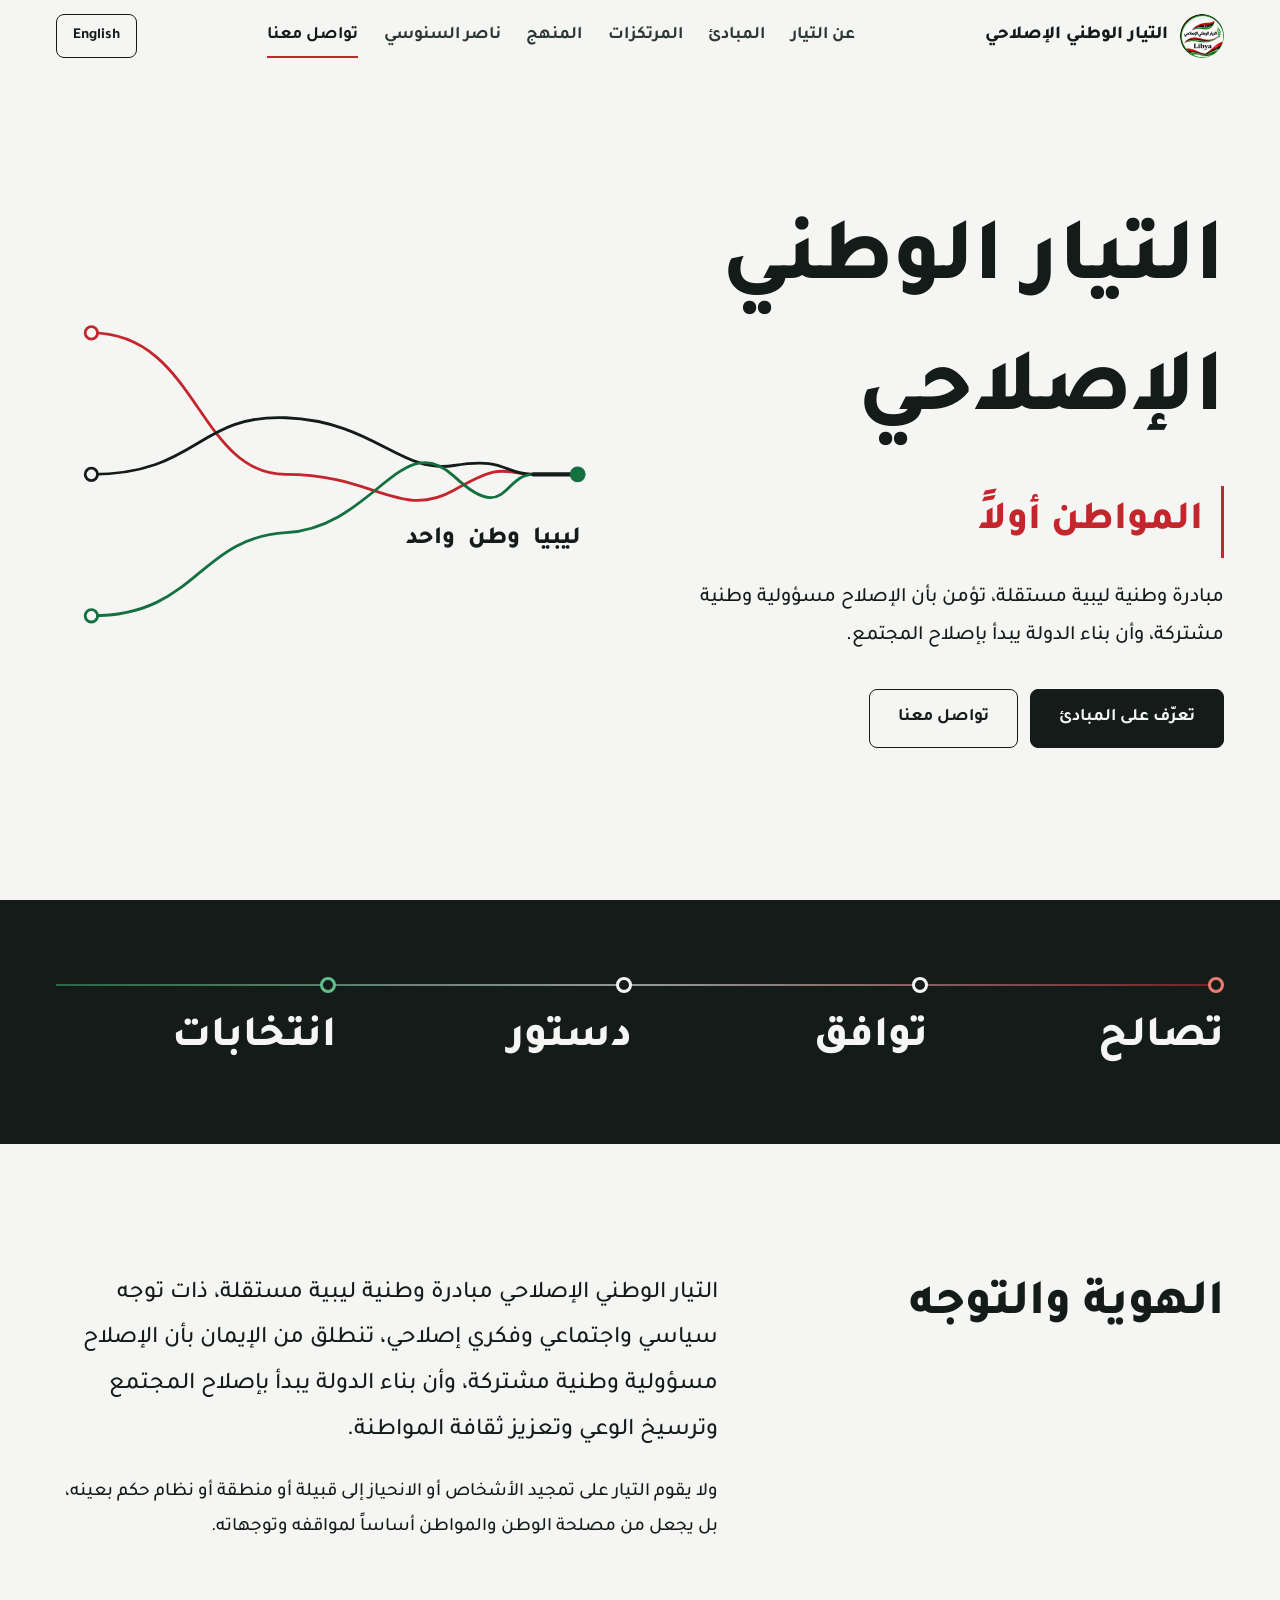
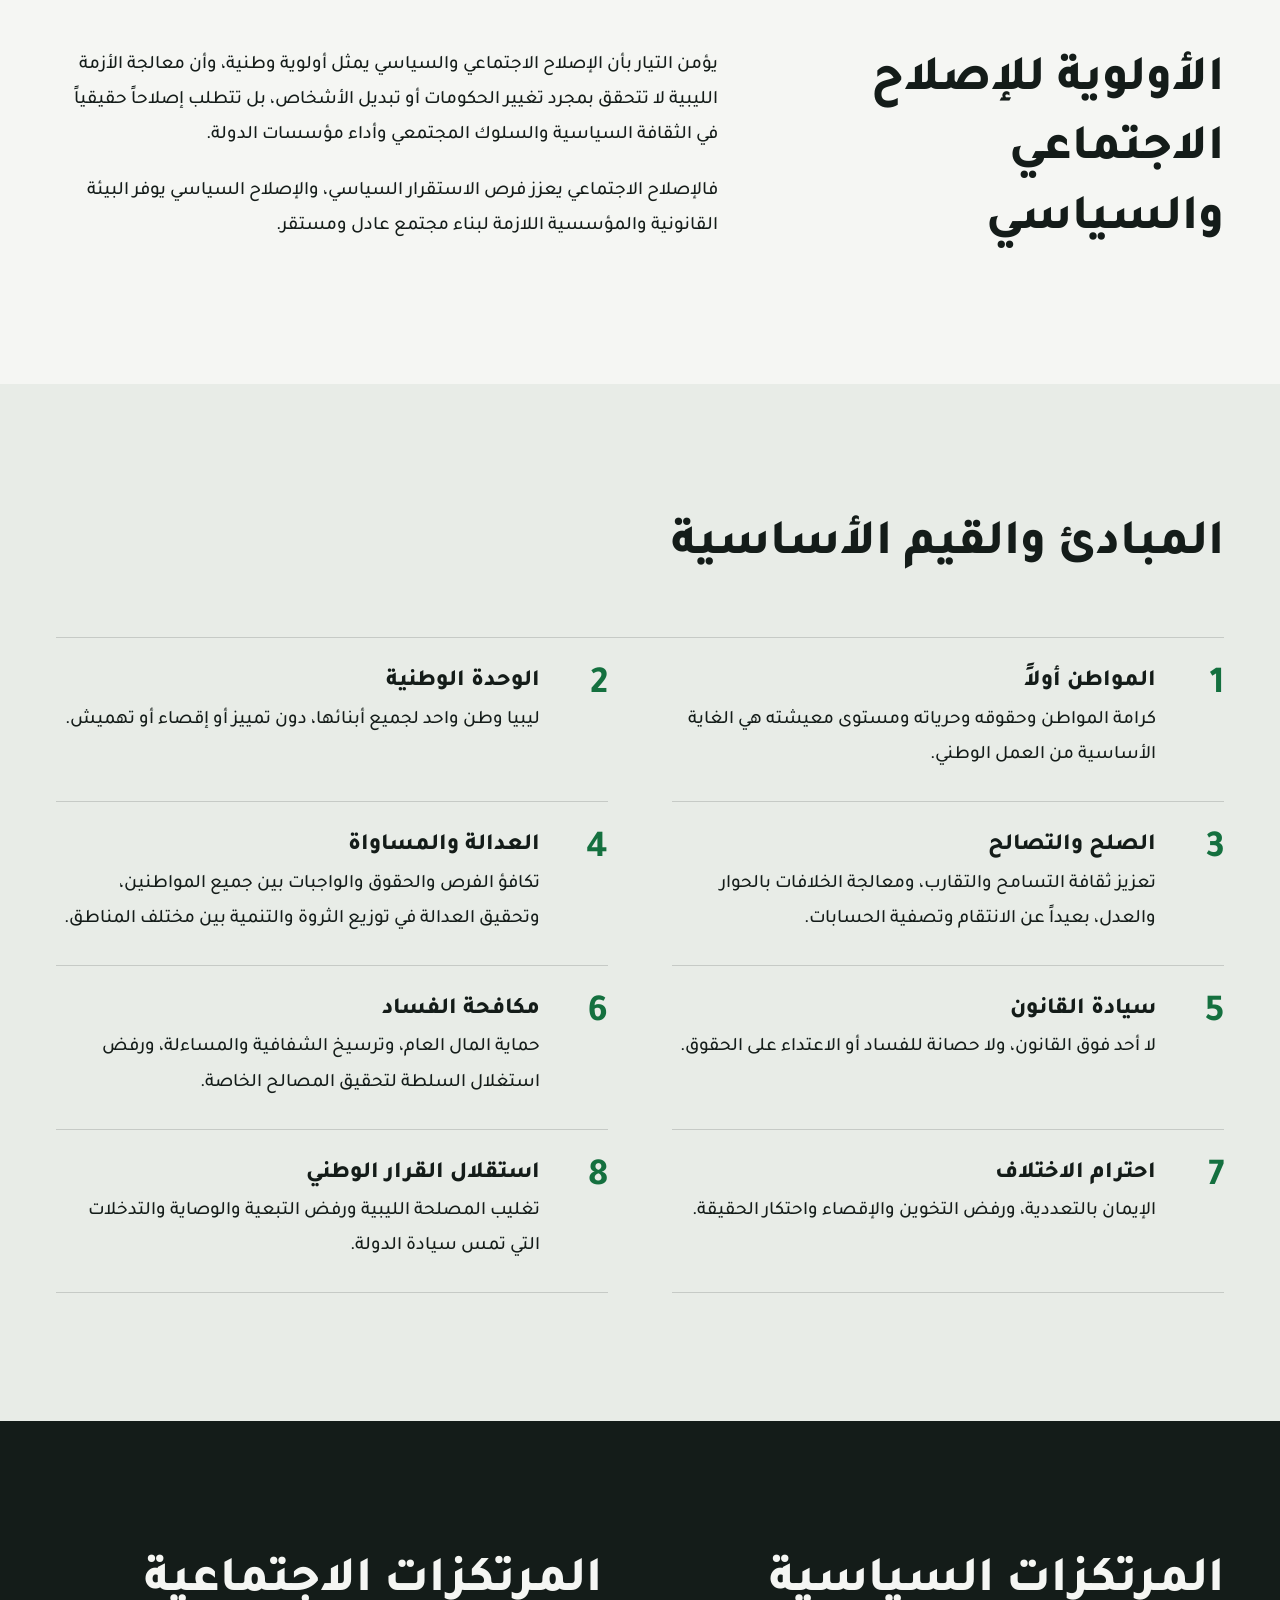
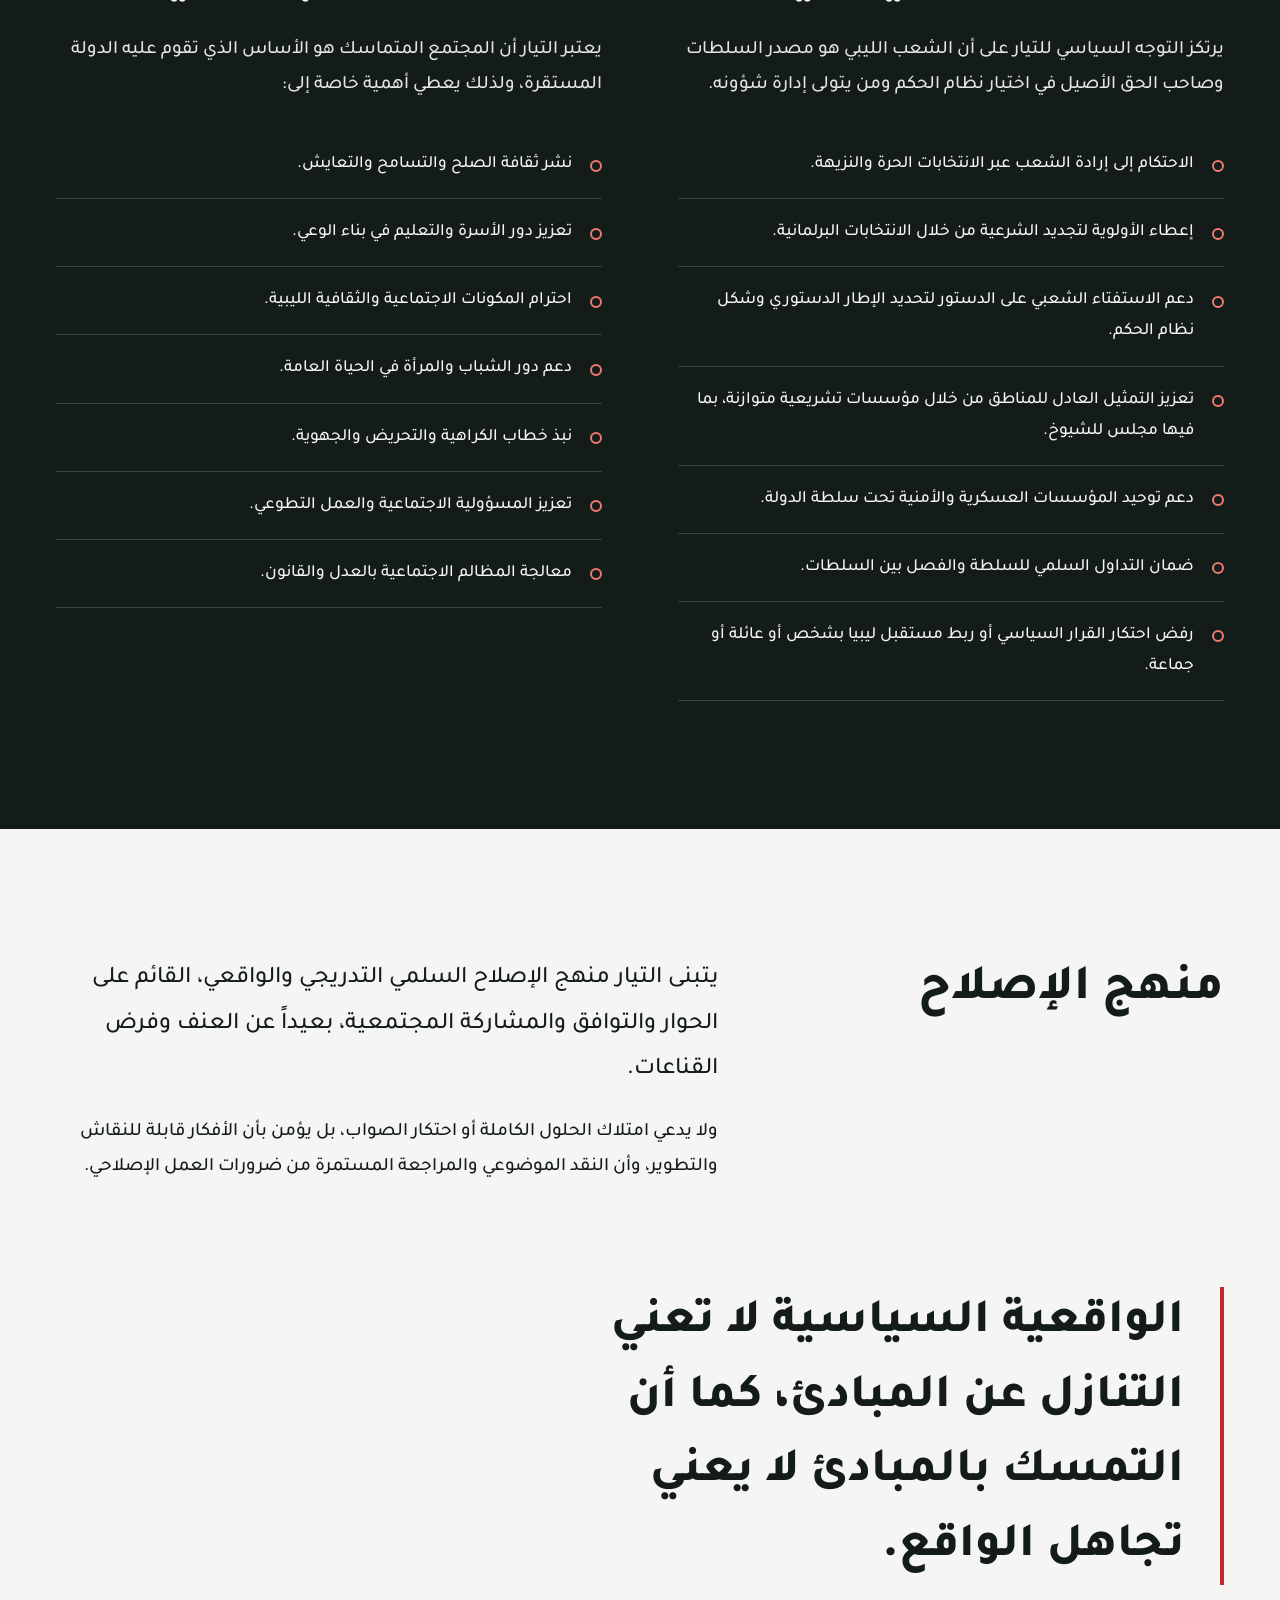
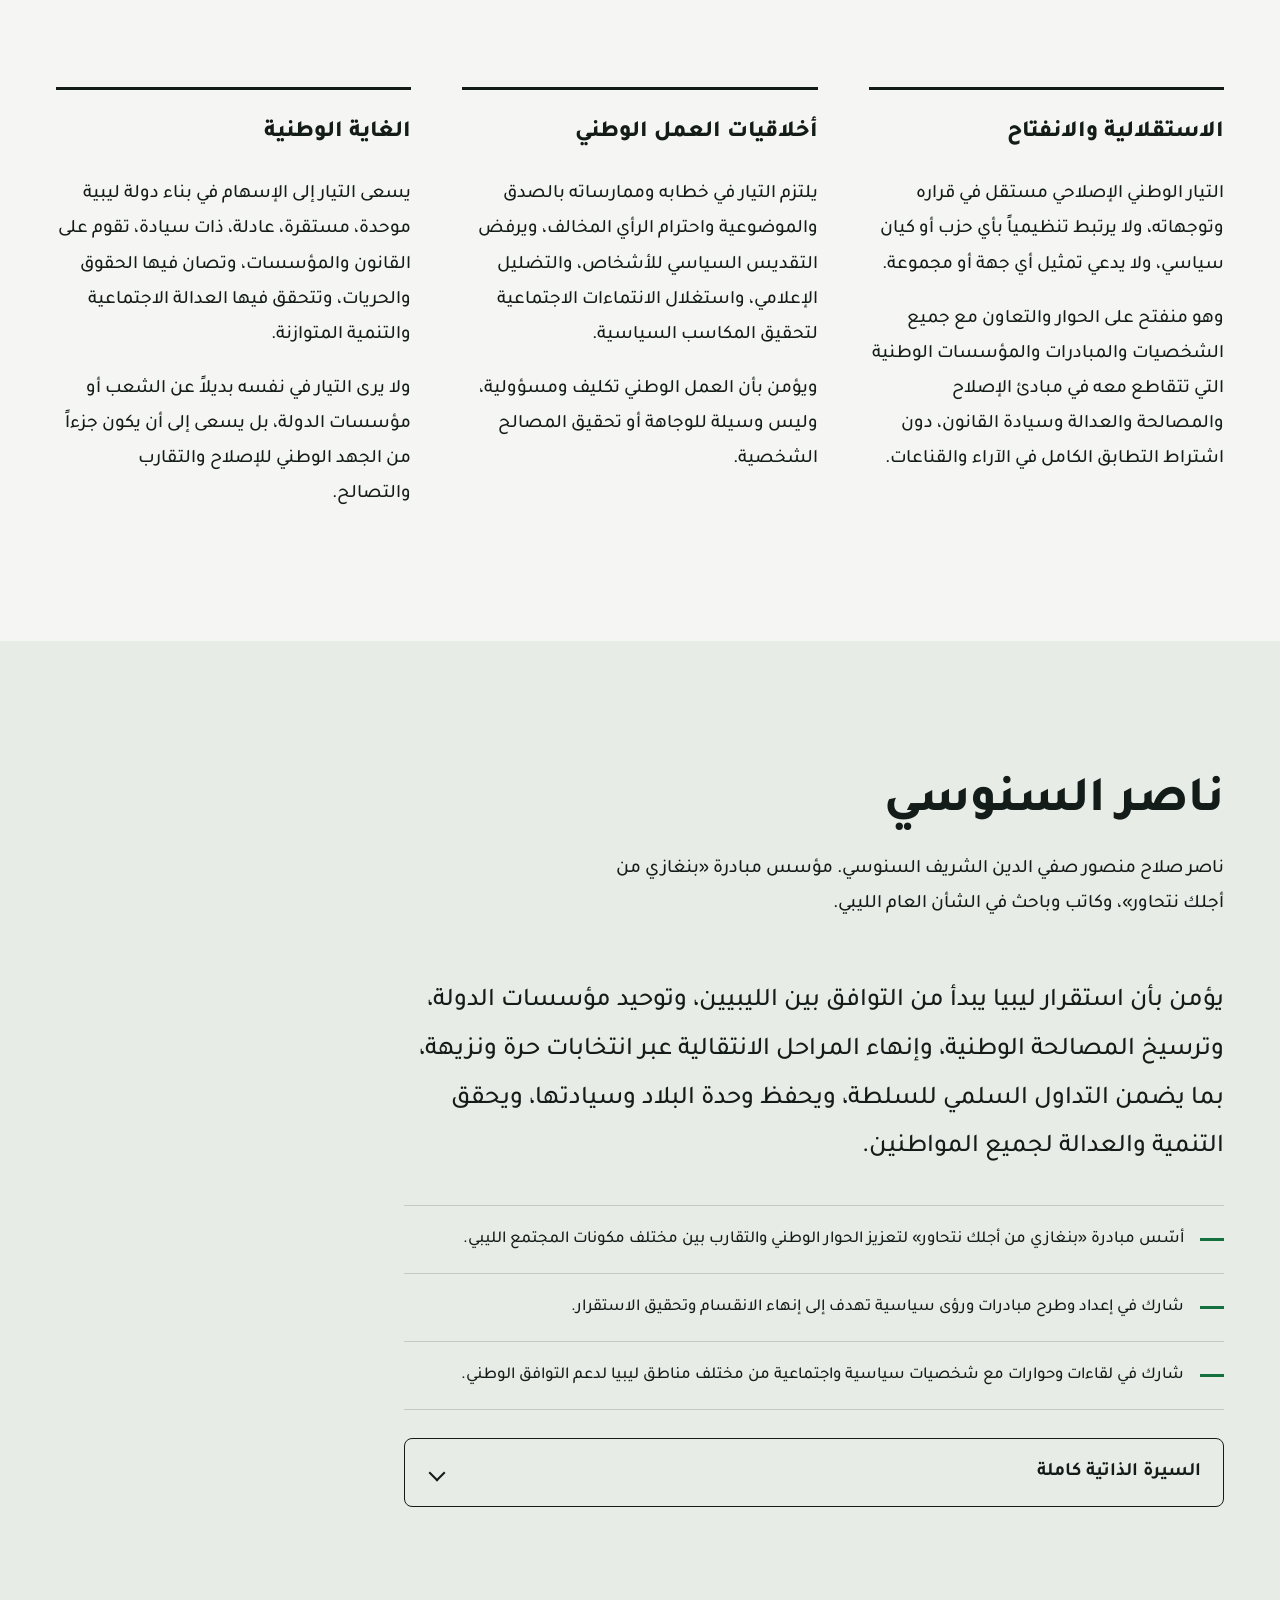
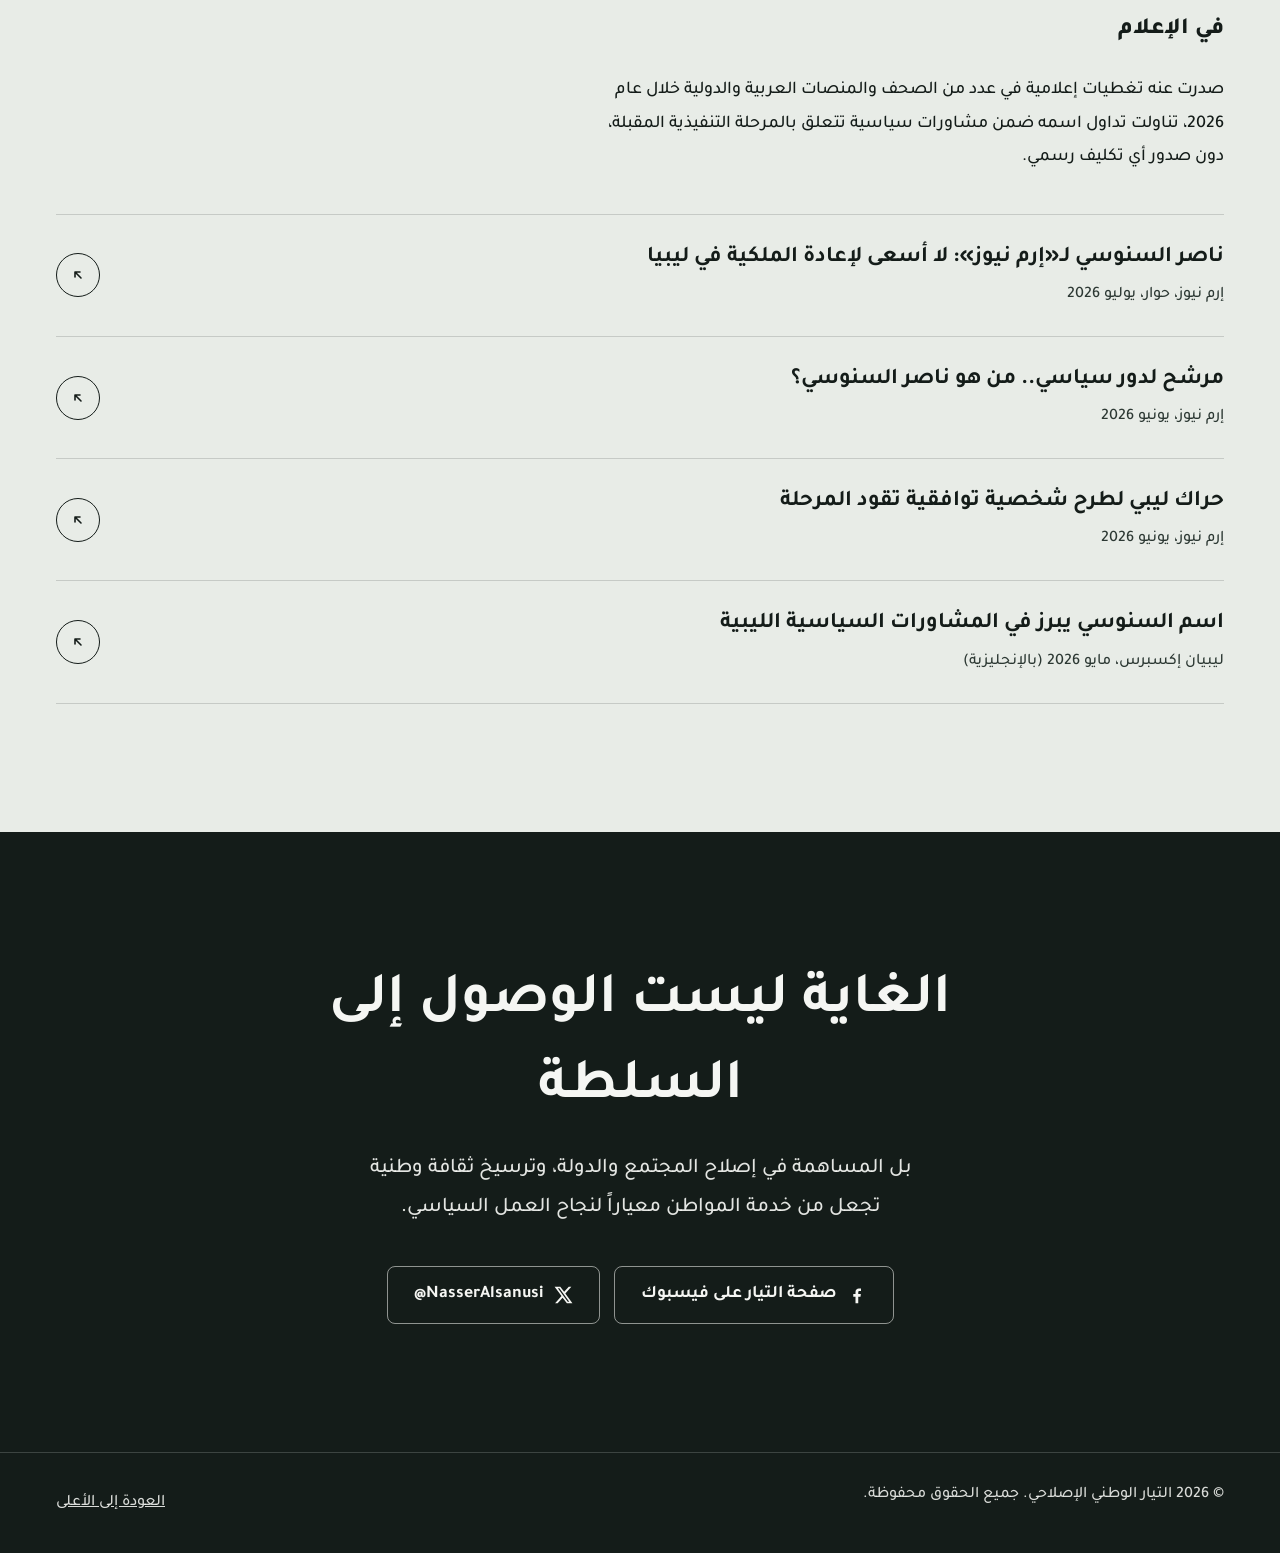
<file: index.html>
<!DOCTYPE html>
<html class="no-js" data-base="./" dir="rtl" lang="ar">
<head>
<meta charset="utf-8"/>
<meta content="width=device-width, initial-scale=1, viewport-fit=cover" name="viewport"/>
<title>التيار الوطني الإصلاحي | المواطن أولاً</title>
<meta content="التيار الوطني الإصلاحي مبادرة وطنية ليبية مستقلة ذات توجه إصلاحي، شعارها: تصالح، توافق، دستور، انتخابات. تعرّف على مبادئ التيار ومرتكزاته السياسية والاجتماعية ومنهجه في الإصلاح." name="description"/>
<meta content="التيار الوطني الإصلاحي, ليبيا, المصالحة الوطنية, الإصلاح السياسي, الانتخابات, الدستور, ناصر السنوسي, National Reform Movement, Libya" name="keywords"/>
<meta content="التيار الوطني الإصلاحي" name="author"/>
<meta content="index, follow, max-image-preview:large" name="robots"/>
<meta content="#F5F6F3" name="theme-color"/>
<meta content="light" name="color-scheme"/>
<meta content="telephone=no" name="format-detection"/>
<link href="https://sheedosa.github.io/national-reform-current/" rel="canonical"/>
<link href="https://sheedosa.github.io/national-reform-current/" hreflang="ar" rel="alternate"/>
<link href="https://sheedosa.github.io/national-reform-current/en/" hreflang="en" rel="alternate"/>
<link href="https://sheedosa.github.io/national-reform-current/" hreflang="x-default" rel="alternate"/>
<link href="assets/favicon-48.png" rel="icon" sizes="48x48" type="image/png"/>
<link href="assets/icon-192.png" rel="icon" sizes="192x192" type="image/png"/>
<link href="assets/apple-touch-icon.png" rel="apple-touch-icon"/>
<link href="site.webmanifest" rel="manifest"/>
<meta content="website" property="og:type"/>
<meta content="التيار الوطني الإصلاحي" property="og:site_name"/>
<meta content="التيار الوطني الإصلاحي | المواطن أولاً" property="og:title"/>
<meta content="مبادرة وطنية ليبية مستقلة. تصالح، توافق، دستور، انتخابات." property="og:description"/>
<meta content="https://sheedosa.github.io/national-reform-current/" property="og:url"/>
<meta content="https://sheedosa.github.io/national-reform-current/assets/og.png" property="og:image"/>
<meta content="https://sheedosa.github.io/national-reform-current/assets/og.png" property="og:image:secure_url"/>
<meta content="image/png" property="og:image:type"/>
<meta content="1200" property="og:image:width"/>
<meta content="630" property="og:image:height"/>
<meta content="شعار التيار الوطني الإصلاحي مع شعار المواطن أولاً" property="og:image:alt"/>
<meta content="ar_LY" property="og:locale"/>
<meta content="en_GB" property="og:locale:alternate"/>
<meta content="summary_large_image" name="twitter:card"/>
<meta content="التيار الوطني الإصلاحي | المواطن أولاً" name="twitter:title"/>
<meta content="مبادرة وطنية ليبية مستقلة. تصالح، توافق، دستور، انتخابات." name="twitter:description"/>
<meta content="https://sheedosa.github.io/national-reform-current/assets/og.png" name="twitter:image"/>
<meta content="شعار التيار الوطني الإصلاحي مع شعار المواطن أولاً" name="twitter:image:alt"/>
<link as="font" crossorigin="" href="assets/fonts/tajawal-arabic-800-normal.woff2" rel="preload" type="font/woff2"/>
<link as="font" crossorigin="" href="assets/fonts/tajawal-arabic-500-normal.woff2" rel="preload" type="font/woff2"/>
<script>document.documentElement.className='js';</script>
<link href="assets/styles.css" rel="stylesheet"/>
<script type="application/ld+json">
{"@context":"https://schema.org","@graph":[
{"@type":"Organization","@id":"https://sheedosa.github.io/national-reform-current/#org","name":"التيار الوطني الإصلاحي","alternateName":"National Reform Movement","slogan":"المواطن أولاً","description":"مبادرة وطنية ليبية مستقلة، ذات توجه سياسي واجتماعي وفكري إصلاحي.","url":"https://sheedosa.github.io/national-reform-current/","logo":{"@type":"ImageObject","url":"https://sheedosa.github.io/national-reform-current/assets/logo-512.png","width":512,"height":512},"image":"https://sheedosa.github.io/national-reform-current/assets/og.png","areaServed":{"@type":"Country","name":"Libya"},"knowsLanguage":["ar","en"],"sameAs":["https://www.facebook.com/share/p/1E5SBUVaTP/"]},
{"@type":"WebSite","@id":"https://sheedosa.github.io/national-reform-current/#website","url":"https://sheedosa.github.io/national-reform-current/","name":"التيار الوطني الإصلاحي","alternateName":"National Reform Movement","inLanguage":["ar","en"],"publisher":{"@id":"https://sheedosa.github.io/national-reform-current/#org"}},
{"@type":"WebPage","@id":"https://sheedosa.github.io/national-reform-current/#webpage","url":"https://sheedosa.github.io/national-reform-current/","name":"التيار الوطني الإصلاحي | المواطن أولاً","inLanguage":"ar","isPartOf":{"@id":"https://sheedosa.github.io/national-reform-current/#website"},"about":{"@id":"https://sheedosa.github.io/national-reform-current/#org"},"primaryImageOfPage":"https://sheedosa.github.io/national-reform-current/assets/og.png"},
{"@type":"Person","@id":"https://sheedosa.github.io/national-reform-current/#nasser","name":"ناصر السنوسي","alternateName":["Nasser Al-Senussi","ناصر صلاح منصور صفي الدين الشريف السنوسي"],"nationality":{"@type":"Country","name":"Libya"},"description":"مؤسس مبادرة «بنغازي من أجلك نتحاور»، وكاتب وباحث في الشأن العام الليبي.","sameAs":["https://x.com/NasserAlsanusi"]}
]}
</script>
</head>
<body>
<a class="skip" href="#main">انتقل إلى المحتوى</a>
<div aria-hidden="true" class="thread"><i></i></div>
<header class="site-header">
<div class="wrap bar">
<a aria-label="التيار الوطني الإصلاحي" class="brand" href="#top">
<picture><source srcset="assets/logo-88.webp" type="image/webp"/><img alt="" fetchpriority="high" height="44" src="assets/logo-88.png" width="44"/></picture>
<span class="nm">التيار الوطني الإصلاحي</span>
</a>
<nav aria-label="القائمة الرئيسية" class="nav" id="nav">
<a href="#identity">عن التيار</a>
<a href="#principles">المبادئ</a>
<a href="#foundations">المرتكزات</a>
<a href="#approach">المنهج</a>
<a href="#nasser">ناصر السنوسي</a>
<a href="#contact">تواصل معنا</a>
</nav>
<div class="tools">
<a class="lang" href="en/" hreflang="en" lang="en">English</a>
<button aria-controls="nav" aria-expanded="false" aria-label="القائمة" class="menu-btn" type="button"><span></span><span></span></button>
</div>
</div>
</header>
<main id="main">
<!-- ================= HERO ================= -->
<section class="hero" id="top">
<div class="wrap hero-grid">
<div>
<h1>
<span class="l"><span>التيار الوطني</span></span> <span class="l"><span>الإصلاحي</span></span>
</h1>
<p class="lead fade d1">
المواطن أولاً
</p>
<p class="roles fade d3">
مبادرة وطنية ليبية مستقلة، تؤمن بأن الإصلاح مسؤولية وطنية مشتركة، وأن بناء الدولة يبدأ بإصلاح المجتمع.
</p>
<div class="cta fade d4">
<a class="btn solid" href="#principles">تعرّف على المبادئ</a>
<a class="btn ghost" href="#contact">تواصل معنا</a>
</div>
</div>
<div aria-hidden="true" class="weave">
<svg role="presentation" viewbox="0 70 600 460">
<g class="flip">
<path class="s1 draw" d="M40,140 C160,140 160,300 260,300 S390,352 450,318 S505,300 540,300" pathlength="1"></path>
<path class="s2 draw" d="M40,300 C160,300 160,232 260,236 S390,300 450,290 S505,300 540,300" pathlength="1"></path>
<path class="s3 draw" d="M40,460 C160,460 160,372 260,366 S390,246 450,302 S505,300 540,300" pathlength="1"></path>
<path class="one draw" d="M540,300 H582" pathlength="1"></path>
<circle class="dot s1" cx="40" cy="140" r="7"></circle><circle class="dot s2" cx="40" cy="300" r="7"></circle><circle class="dot s3" cx="40" cy="460" r="7"></circle>
<circle class="ring" cx="590" cy="300" r="9"></circle>
</g>
<g direction="rtl" text-anchor="middle">
<text class="goal" word-spacing="8" x="495" y="378">ليبيا وطن واحد</text>
</g>
</svg>
</div>
</div>
</section>
<!-- ================= SLOGAN ================= -->
<section aria-label="شعار التيار" class="slogan dark">
<div class="wrap">
<ol class="steps reveal">
<li>تصالح</li>
<li>توافق</li>
<li>دستور</li>
<li>انتخابات</li>
</ol>
</div>
</section>
<!-- ================= IDENTITY ================= -->
<section class="section" id="identity">
<div class="wrap split">
<div class="head reveal">
<h2>الهوية والتوجه</h2>
</div>
<div class="prose reveal">
<p class="big">
التيار الوطني الإصلاحي مبادرة وطنية ليبية مستقلة، ذات توجه سياسي واجتماعي وفكري إصلاحي، تنطلق من الإيمان بأن الإصلاح مسؤولية وطنية مشتركة، وأن بناء الدولة يبدأ بإصلاح المجتمع وترسيخ الوعي وتعزيز ثقافة المواطنة.
</p>
<p>
ولا يقوم التيار على تمجيد الأشخاص أو الانحياز إلى قبيلة أو منطقة أو نظام حكم بعينه، بل يجعل من مصلحة الوطن والمواطن أساساً لمواقفه وتوجهاته.
</p>
</div>
</div>
<div class="wrap split gap-top">
<div class="head reveal">
<h2>الأولوية للإصلاح الاجتماعي والسياسي</h2>
</div>
<div class="prose reveal">
<p>
يؤمن التيار بأن الإصلاح الاجتماعي والسياسي يمثل أولوية وطنية، وأن معالجة الأزمة الليبية لا تتحقق بمجرد تغيير الحكومات أو تبديل الأشخاص، بل تتطلب إصلاحاً حقيقياً في الثقافة السياسية والسلوك المجتمعي وأداء مؤسسات الدولة.
</p>
<p>
فالإصلاح الاجتماعي يعزز فرص الاستقرار السياسي، والإصلاح السياسي يوفر البيئة القانونية والمؤسسية اللازمة لبناء مجتمع عادل ومستقر.
</p>
</div>
</div>
</section>
<!-- ================= PRINCIPLES ================= -->
<section class="section tint" id="principles">
<div class="wrap">
<div class="head reveal">
<h2>المبادئ والقيم الأساسية</h2>
</div>
<ol class="principles reveal">
<li><h3>المواطن أولاً</h3><p>كرامة المواطن وحقوقه وحرياته ومستوى معيشته هي الغاية الأساسية من العمل الوطني.</p></li>
<li><h3>الوحدة الوطنية</h3><p>ليبيا وطن واحد لجميع أبنائها، دون تمييز أو إقصاء أو تهميش.</p></li>
<li><h3>الصلح والتصالح</h3><p>تعزيز ثقافة التسامح والتقارب، ومعالجة الخلافات بالحوار والعدل، بعيداً عن الانتقام وتصفية الحسابات.</p></li>
<li><h3>العدالة والمساواة</h3><p>تكافؤ الفرص والحقوق والواجبات بين جميع المواطنين، وتحقيق العدالة في توزيع الثروة والتنمية بين مختلف المناطق.</p></li>
<li><h3>سيادة القانون</h3><p>لا أحد فوق القانون، ولا حصانة للفساد أو الاعتداء على الحقوق.</p></li>
<li><h3>مكافحة الفساد</h3><p>حماية المال العام، وترسيخ الشفافية والمساءلة، ورفض استغلال السلطة لتحقيق المصالح الخاصة.</p></li>
<li><h3>احترام الاختلاف</h3><p>الإيمان بالتعددية، ورفض التخوين والإقصاء واحتكار الحقيقة.</p></li>
<li><h3>استقلال القرار الوطني</h3><p>تغليب المصلحة الليبية ورفض التبعية والوصاية والتدخلات التي تمس سيادة الدولة.</p></li>
</ol>
</div>
</section>
<!-- ================= FOUNDATIONS ================= -->
<section class="section dark" id="foundations">
<div class="wrap two">
<div class="reveal">
<div class="head">
<h2>المرتكزات السياسية</h2>
<p>يرتكز التوجه السياسي للتيار على أن الشعب الليبي هو مصدر السلطات وصاحب الحق الأصيل في اختيار نظام الحكم ومن يتولى إدارة شؤونه.</p>
</div>
<ul class="vision">
<li>الاحتكام إلى إرادة الشعب عبر الانتخابات الحرة والنزيهة.</li>
<li>إعطاء الأولوية لتجديد الشرعية من خلال الانتخابات البرلمانية.</li>
<li>دعم الاستفتاء الشعبي على الدستور لتحديد الإطار الدستوري وشكل نظام الحكم.</li>
<li>تعزيز التمثيل العادل للمناطق من خلال مؤسسات تشريعية متوازنة، بما فيها مجلس للشيوخ.</li>
<li>دعم توحيد المؤسسات العسكرية والأمنية تحت سلطة الدولة.</li>
<li>ضمان التداول السلمي للسلطة والفصل بين السلطات.</li>
<li>رفض احتكار القرار السياسي أو ربط مستقبل ليبيا بشخص أو عائلة أو جماعة.</li>
</ul>
</div>
<div class="reveal">
<div class="head">
<h2>المرتكزات الاجتماعية</h2>
<p>يعتبر التيار أن المجتمع المتماسك هو الأساس الذي تقوم عليه الدولة المستقرة، ولذلك يعطي أهمية خاصة إلى:</p>
</div>
<ul class="vision">
<li>نشر ثقافة الصلح والتسامح والتعايش.</li>
<li>تعزيز دور الأسرة والتعليم في بناء الوعي.</li>
<li>احترام المكونات الاجتماعية والثقافية الليبية.</li>
<li>دعم دور الشباب والمرأة في الحياة العامة.</li>
<li>نبذ خطاب الكراهية والتحريض والجهوية.</li>
<li>تعزيز المسؤولية الاجتماعية والعمل التطوعي.</li>
<li>معالجة المظالم الاجتماعية بالعدل والقانون.</li>
</ul>
</div>
</div>
</section>
<!-- ================= APPROACH ================= -->
<section class="section" id="approach">
<div class="wrap split">
<div class="head reveal">
<h2>منهج الإصلاح</h2>
</div>
<div class="prose reveal">
<p class="big">
يتبنى التيار منهج الإصلاح السلمي التدريجي والواقعي، القائم على الحوار والتوافق والمشاركة المجتمعية، بعيداً عن العنف وفرض القناعات.
</p>
<p>
ولا يدعي امتلاك الحلول الكاملة أو احتكار الصواب، بل يؤمن بأن الأفكار قابلة للنقاش والتطوير، وأن النقد الموضوعي والمراجعة المستمرة من ضرورات العمل الإصلاحي.
</p>
</div>
</div>
<div class="wrap">
<blockquote class="pull reveal">
الواقعية السياسية لا تعني التنازل عن المبادئ، كما أن التمسك بالمبادئ لا يعني تجاهل الواقع.
</blockquote>
</div>
<div class="wrap trio">
<article class="reveal">
<h3 class="sub">الاستقلالية والانفتاح</h3>
<p>التيار الوطني الإصلاحي مستقل في قراره وتوجهاته، ولا يرتبط تنظيمياً بأي حزب أو كيان سياسي، ولا يدعي تمثيل أي جهة أو مجموعة.</p>
<p>وهو منفتح على الحوار والتعاون مع جميع الشخصيات والمبادرات والمؤسسات الوطنية التي تتقاطع معه في مبادئ الإصلاح والمصالحة والعدالة وسيادة القانون، دون اشتراط التطابق الكامل في الآراء والقناعات.</p>
</article>
<article class="reveal">
<h3 class="sub">أخلاقيات العمل الوطني</h3>
<p>يلتزم التيار في خطابه وممارساته بالصدق والموضوعية واحترام الرأي المخالف، ويرفض التقديس السياسي للأشخاص، والتضليل الإعلامي، واستغلال الانتماءات الاجتماعية لتحقيق المكاسب السياسية.</p>
<p>ويؤمن بأن العمل الوطني تكليف ومسؤولية، وليس وسيلة للوجاهة أو تحقيق المصالح الشخصية.</p>
</article>
<article class="reveal">
<h3 class="sub">الغاية الوطنية</h3>
<p>يسعى التيار إلى الإسهام في بناء دولة ليبية موحدة، مستقرة، عادلة، ذات سيادة، تقوم على القانون والمؤسسات، وتصان فيها الحقوق والحريات، وتتحقق فيها العدالة الاجتماعية والتنمية المتوازنة.</p>
<p>ولا يرى التيار في نفسه بديلاً عن الشعب أو مؤسسات الدولة، بل يسعى إلى أن يكون جزءاً من الجهد الوطني للإصلاح والتقارب والتصالح.</p>
</article>
</div>
</section>
<!-- ================= NASSER AL-SENUSSI ================= -->
<section class="section tint" id="nasser">
<div class="wrap about-grid">
<figure aria-label="ناصر السنوسي" class="portrait reveal" role="img">
</figure>
<div class="reveal">
<div class="head">
<h2>ناصر السنوسي</h2>
<p>ناصر صلاح منصور صفي الدين الشريف السنوسي. مؤسس مبادرة «بنغازي من أجلك نتحاور»، وكاتب وباحث في الشأن العام الليبي.</p>
</div>
<p class="statement">
يؤمن بأن استقرار ليبيا يبدأ من التوافق بين الليبيين، وتوحيد مؤسسات الدولة، وترسيخ المصالحة الوطنية، وإنهاء المراحل الانتقالية عبر انتخابات حرة ونزيهة، بما يضمن التداول السلمي للسلطة، ويحفظ وحدة البلاد وسيادتها، ويحقق التنمية والعدالة لجميع المواطنين.
</p>
<ul class="exp">
<li><span>أسّس مبادرة «بنغازي من أجلك نتحاور» لتعزيز الحوار الوطني والتقارب بين مختلف مكونات المجتمع الليبي.</span></li>
<li><span>شارك في إعداد وطرح مبادرات ورؤى سياسية تهدف إلى إنهاء الانقسام وتحقيق الاستقرار.</span></li>
<li><span>شارك في لقاءات وحوارات مع شخصيات سياسية واجتماعية من مختلف مناطق ليبيا لدعم التوافق الوطني.</span></li>
</ul>
<details class="cv">
<summary><span>السيرة الذاتية كاملة</span><i aria-hidden="true"></i></summary>
<div class="cv-body">
<h3 class="sub">الرؤية الوطنية</h3>
<ul class="plain">
<li>إنهاء الانقسام السياسي والمؤسسي.</li>
<li>توحيد مؤسسات الدولة.</li>
<li>دعم المصالحة الوطنية.</li>
<li>ترسيخ سيادة القانون.</li>
<li>دعم توحيد المؤسسة العسكرية.</li>
<li>إجراء انتخابات حرة ونزيهة وفق قاعدة قانونية متوافق عليها.</li>
<li>بناء دولة المؤسسات والشفافية والمساءلة.</li>
<li>تحقيق العدالة في توزيع الثروة والتنمية بين جميع المناطق.</li>
</ul>
<h3 class="sub">المؤهلات العلمية</h3>
<ol class="edu">
<li><span class="yr">2000</span><span>دبلوم تخصصي في الحاسب الآلي (برمجة وصيانة الحاسب الآلي).</span></li>
<li><span class="yr">2013</span><span>برنامج إعداد القيادات، كلية محمد بن راشد للإدارة الحكومية.</span></li>
</ol>
<h3 class="sub">البرامج التدريبية</h3>
<ul class="tags">
<li>القيادة والإدارة</li>
<li>التخطيط الاستراتيجي</li>
<li>إدارة الأداء المؤسسي</li>
<li>المحاسبة والرقابة المالية</li>
<li>إعداد وإدارة الموازنات</li>
<li>إدارة المشاريع</li>
<li>التحليل الفني للأسواق المالية</li>
<li>التأهيل السياسي وإدارة الحوار</li>
<li>النظام المالي والضريبي</li>
</ul>
<h3 class="sub">المهارات</h3>
<ul class="tags">
<li>القيادة</li>
<li>إدارة الأزمات</li>
<li>بناء التوافقات</li>
<li>التفاوض</li>
<li>إدارة فرق العمل</li>
<li>التخطيط الاستراتيجي</li>
<li>الاتصال والإعلام السياسي</li>
<li>إعداد السياسات العامة</li>
</ul>
<h3 class="sub">مجالات الاهتمام</h3>
<ul class="tags">
<li>الإصلاح السياسي</li>
<li>الإدارة العامة</li>
<li>بناء السلام</li>
<li>التنمية الاقتصادية</li>
<li>الحوكمة الرشيدة</li>
<li>مكافحة الفساد</li>
<li>تطوير الخدمات العامة</li>
</ul>
<dl class="facts">
<div><dt>الجنسية</dt><dd>ليبي</dd></div>
<div><dt>الحالة الاجتماعية</dt><dd>متزوج</dd></div>
</dl>
</div>
</details>
</div>
</div>
<div class="wrap gap-top" id="media">
<h3 class="sub reveal">في الإعلام</h3>
<p class="note reveal">
صدرت عنه تغطيات إعلامية في عدد من الصحف والمنصات العربية والدولية خلال عام 2026، تناولت تداول اسمه ضمن مشاورات سياسية تتعلق بالمرحلة التنفيذية المقبلة، دون صدور أي تكليف رسمي.
</p>
<div class="press reveal">
<a href="https://www.eremnews.com/news/arab-world/ve22swu" rel="noopener" target="_blank">
<span><span class="t">ناصر السنوسي لـ«إرم نيوز»: لا أسعى لإعادة الملكية في ليبيا</span><br/><span class="m">إرم نيوز، حوار، يوليو 2026</span></span>
<span aria-hidden="true" class="go"><svg viewbox="0 0 16 16"><path d="M5 11l6-6M6 5h5v5" fill="none" stroke="currentColor" stroke-linecap="round" stroke-linejoin="round" stroke-width="1.6"></path></svg></span>
</a>
<a href="https://www.eremnews.com/news/arab-world/4ln2w0z" rel="noopener" target="_blank">
<span><span class="t">مرشح لدور سياسي.. من هو ناصر السنوسي؟</span><br/><span class="m">إرم نيوز، يونيو 2026</span></span>
<span aria-hidden="true" class="go"><svg viewbox="0 0 16 16"><path d="M5 11l6-6M6 5h5v5" fill="none" stroke="currentColor" stroke-linecap="round" stroke-linejoin="round" stroke-width="1.6"></path></svg></span>
</a>
<a href="https://www.eremnews.com/news/arab-world/vxaowx4" rel="noopener" target="_blank">
<span><span class="t">حراك ليبي لطرح شخصية توافقية تقود المرحلة</span><br/><span class="m">إرم نيوز، يونيو 2026</span></span>
<span aria-hidden="true" class="go"><svg viewbox="0 0 16 16"><path d="M5 11l6-6M6 5h5v5" fill="none" stroke="currentColor" stroke-linecap="round" stroke-linejoin="round" stroke-width="1.6"></path></svg></span>
</a>
<a href="https://www.libyanexpress.com/senussi-name-emerges-in-libya-talks/" rel="noopener" target="_blank">
<span><span class="t">اسم السنوسي يبرز في المشاورات السياسية الليبية</span><br/><span class="m">ليبيان إكسبرس، مايو 2026 (بالإنجليزية)</span></span>
<span aria-hidden="true" class="go"><svg viewbox="0 0 16 16"><path d="M5 11l6-6M6 5h5v5" fill="none" stroke="currentColor" stroke-linecap="round" stroke-linejoin="round" stroke-width="1.6"></path></svg></span>
</a>
</div>
</div>
</section>
<!-- ================= CONTACT ================= -->
<section class="section dark contact" id="contact">
<div class="wrap reveal">
<h2>الغاية ليست الوصول إلى السلطة</h2>
<p>بل المساهمة في إصلاح المجتمع والدولة، وترسيخ ثقافة وطنية تجعل من خدمة المواطن معياراً لنجاح العمل السياسي.</p>
<div class="links">
<a href="https://www.facebook.com/share/p/1E5SBUVaTP/" rel="noopener" target="_blank"><svg aria-hidden="true" viewbox="0 0 24 24"><path d="M13.5 22v-8h2.7l.4-3.200h-3.100V8.700c0-.9.300-1.600 1.600-1.600h1.700V4.200c-.3 0-1.300-.1-2.500-.1-2.400 0-4.100 1.500-4.100 4.200v2.500H7.500V14h2.700v8h3.300z"></path></svg>صفحة التيار على فيسبوك</a>
<a href="https://x.com/NasserAlsanusi" rel="noopener" target="_blank"><svg aria-hidden="true" viewbox="0 0 24 24"><path d="M18.900 2H22l-7.200 8.300L23.300 22h-6.600l-5.200-6.800L5.600 22H2.500l7.700-8.800L1.900 2h6.800l4.700 6.200L18.900 2zm-1.200 18h1.800L7.700 3.900H5.800L17.700 20z"></path></svg><span dir="ltr">@NasserAlsanusi</span></a>
<a hidden="" href="#" id="mail"><svg aria-hidden="true" viewbox="0 0 24 24"><path d="M3 5h18a1 1 0 011 1v12a1 1 0 01-1 1H3a1 1 0 01-1-1V6a1 1 0 011-1zm9 7.700L4.600 7h14.800L12 12.700zM4 8.500V17h16V8.500l-8 6.100-8-6.100z" fill-rule="evenodd"></path></svg>البريد الإلكتروني</a>
</div>
</div>
</section>
</main>
<footer class="site-footer">
<div class="wrap">
<span>© 2026 التيار الوطني الإصلاحي. جميع الحقوق محفوظة.</span>
<a href="#top">العودة إلى الأعلى</a>
</div>
</footer>
<script defer="" src="assets/main.js"></script>
</body>
</html>
</file>
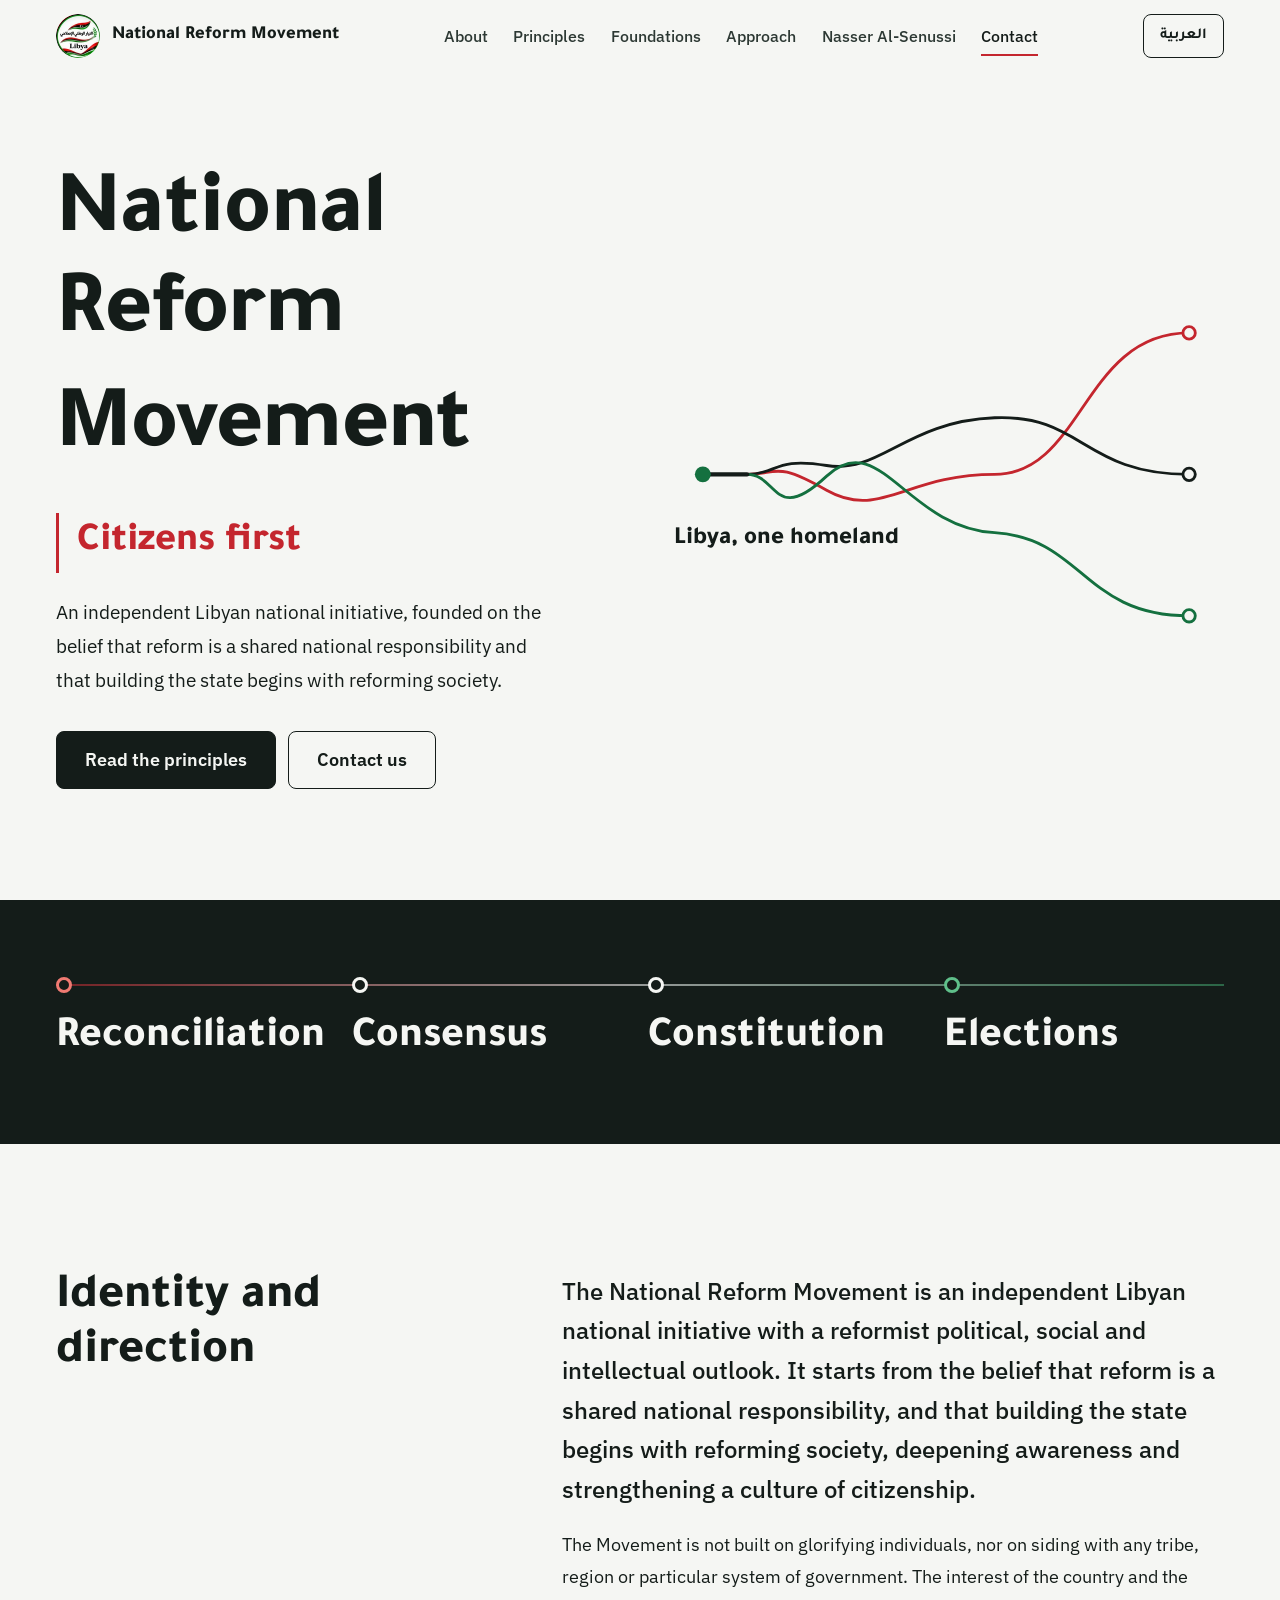
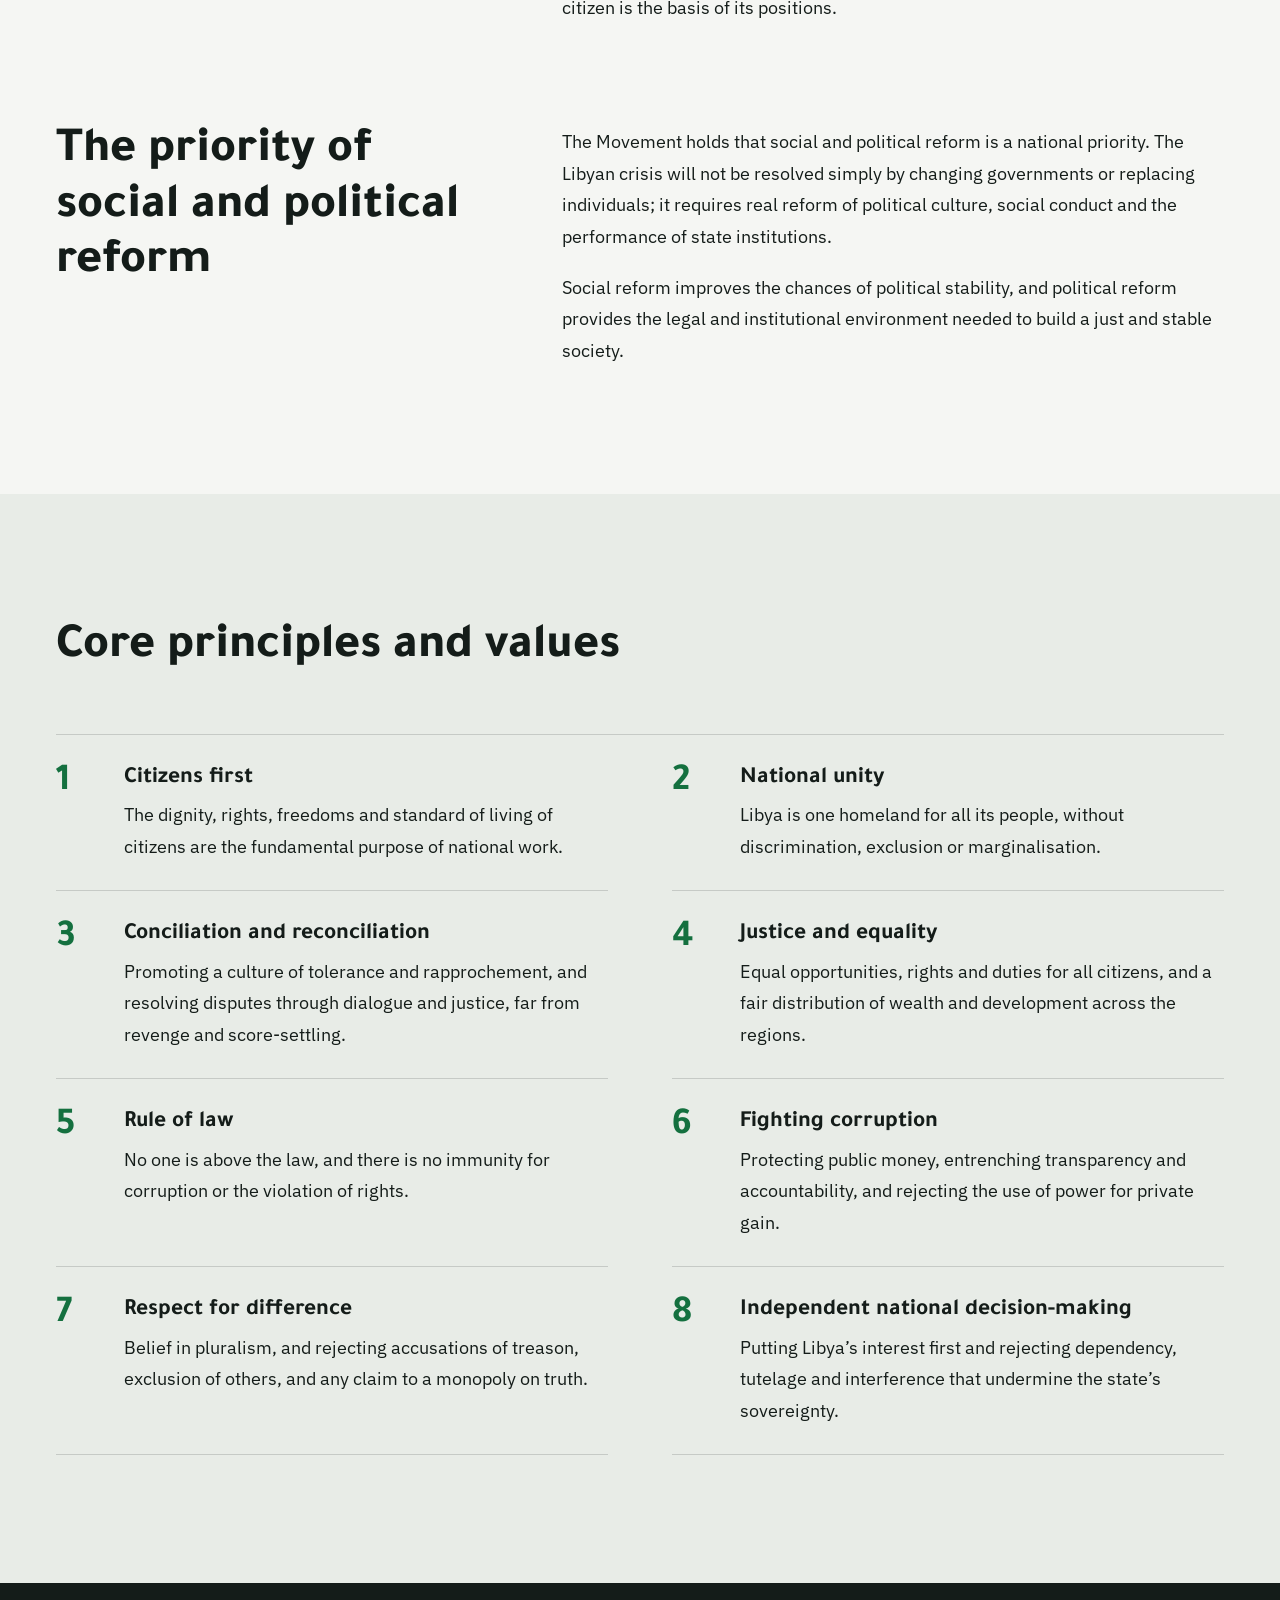
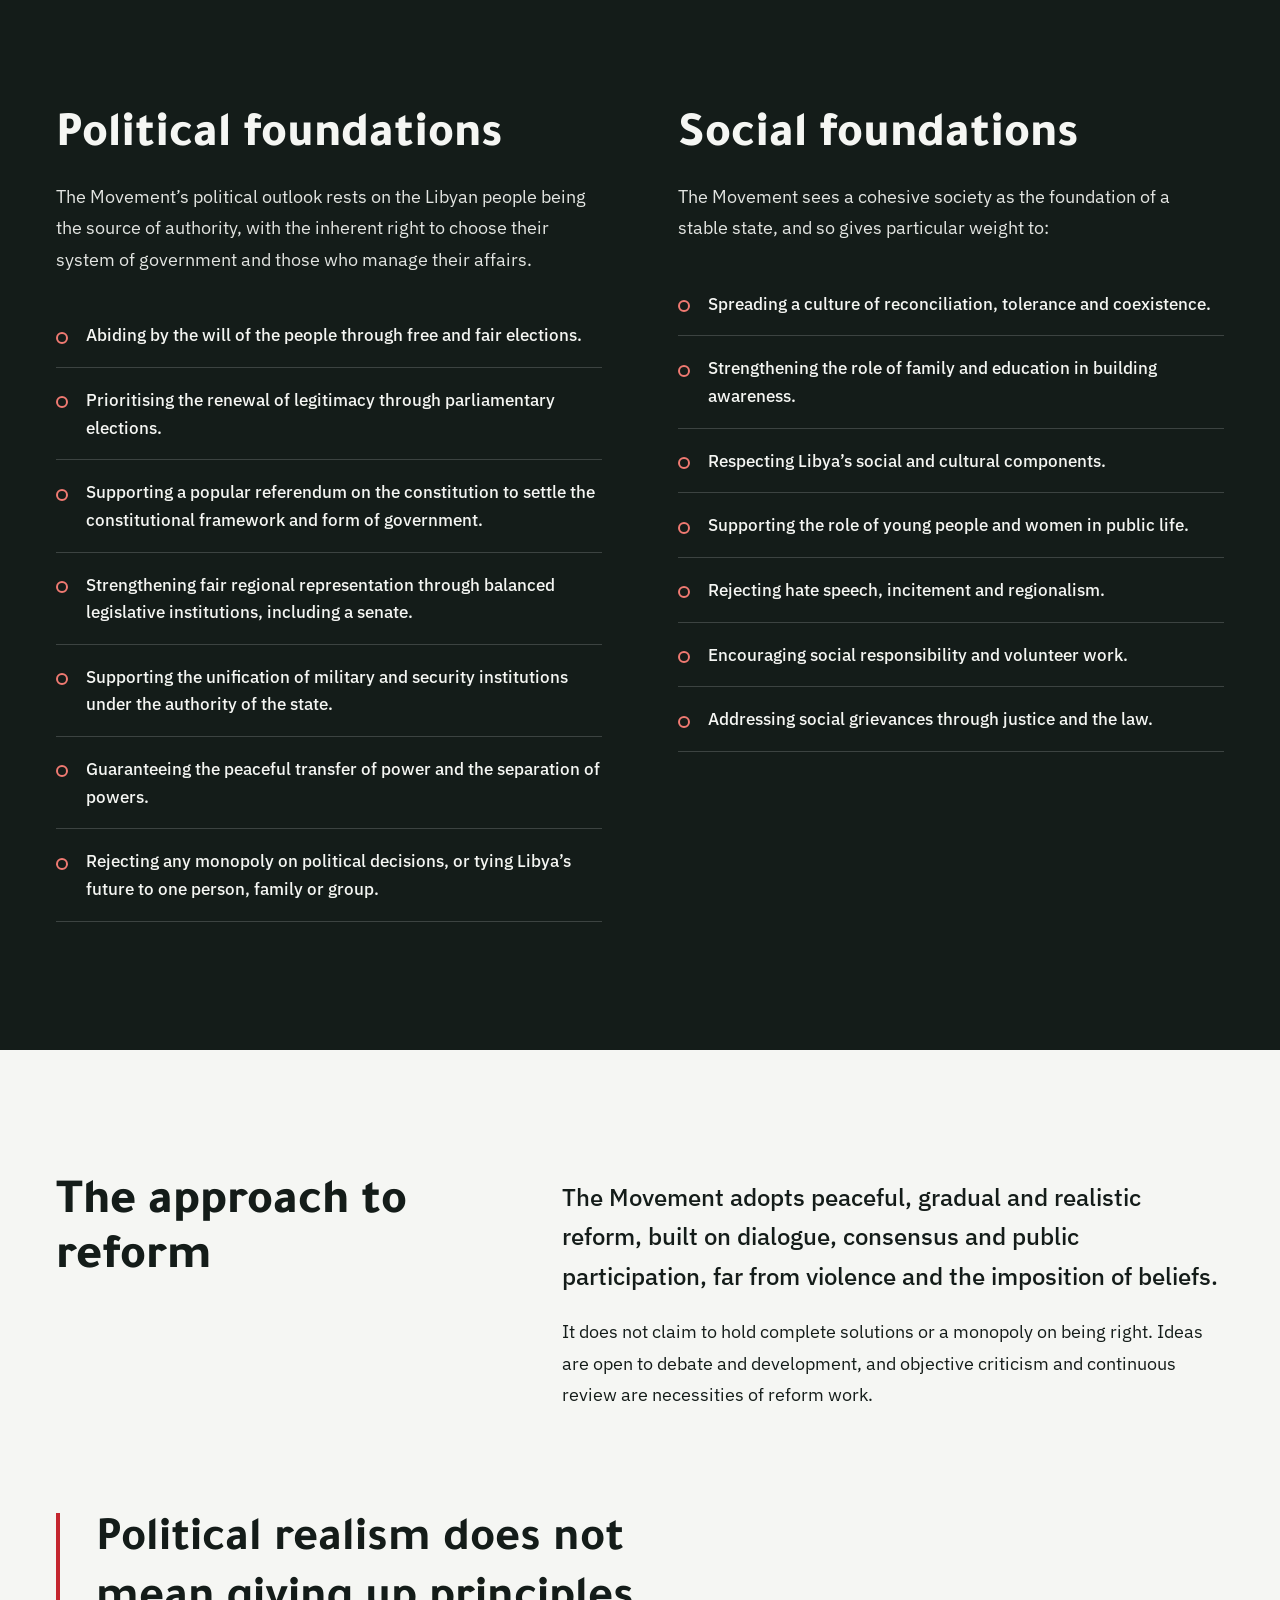
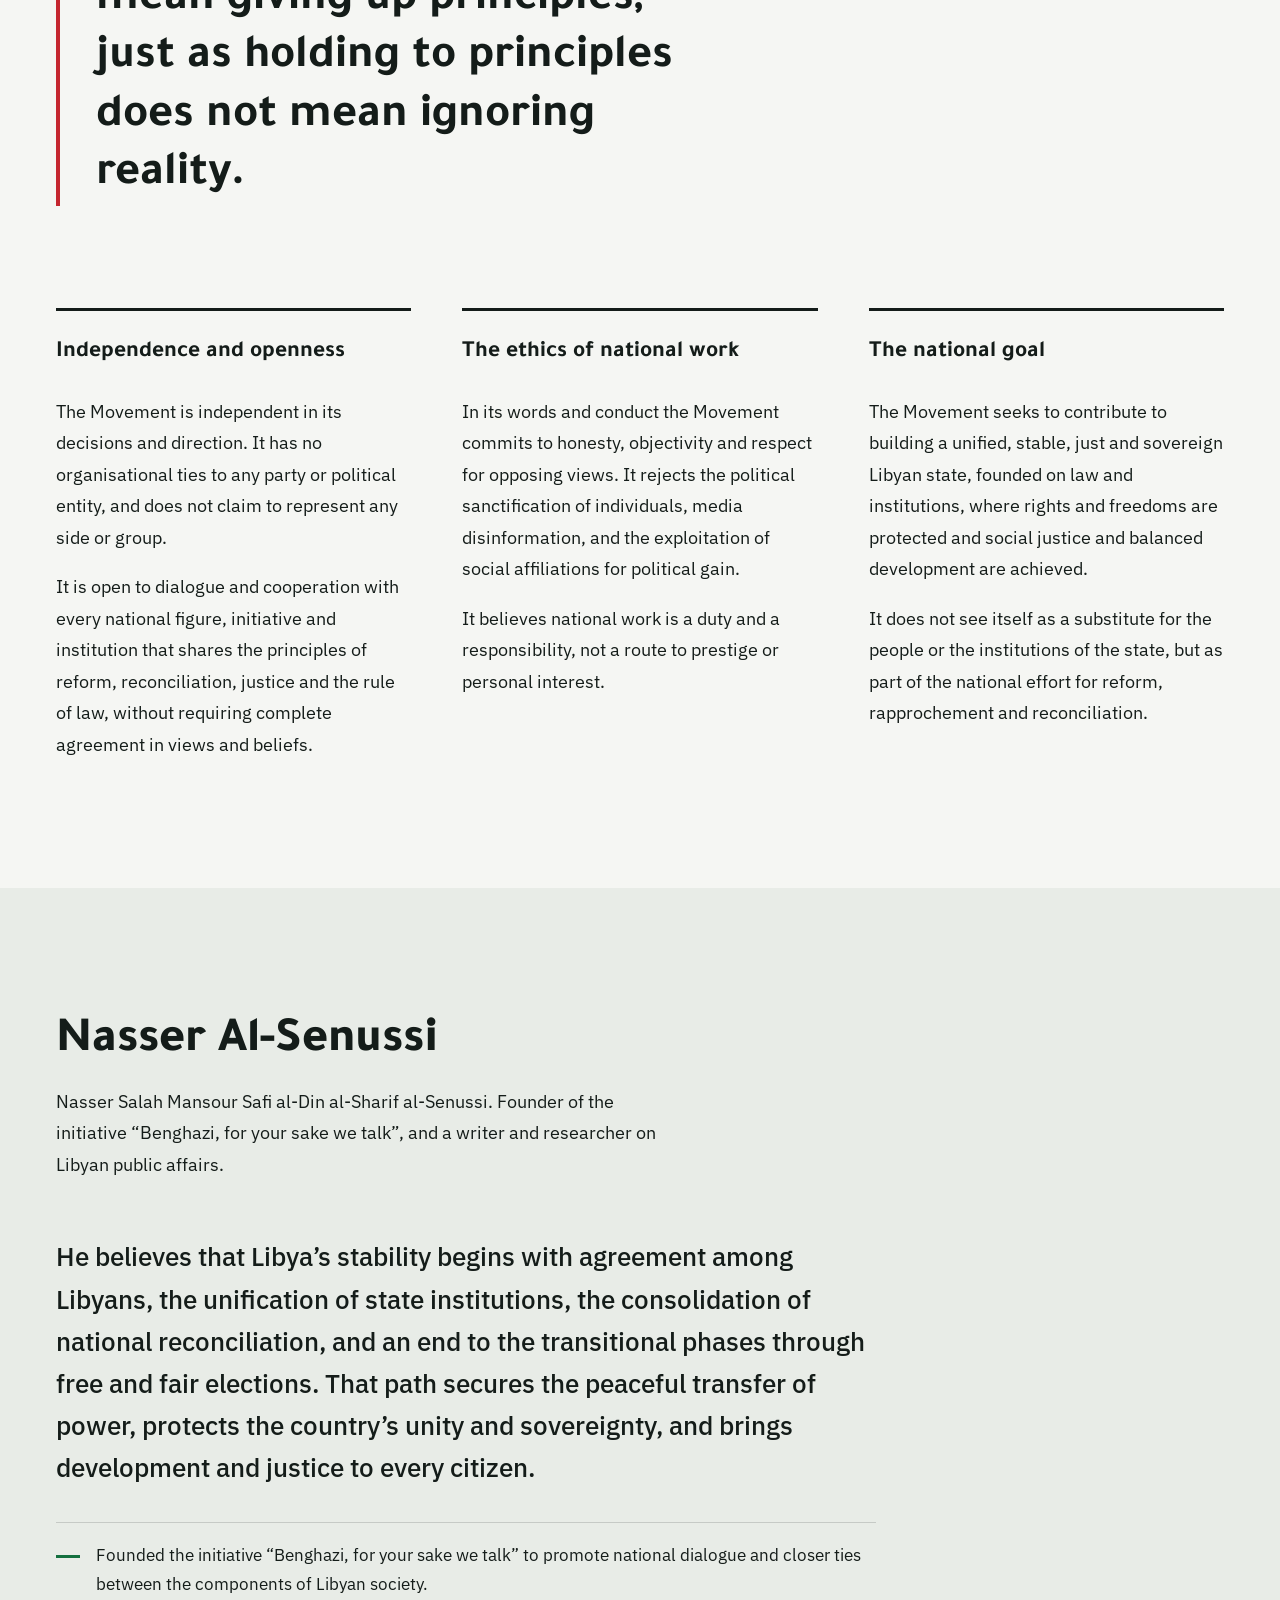
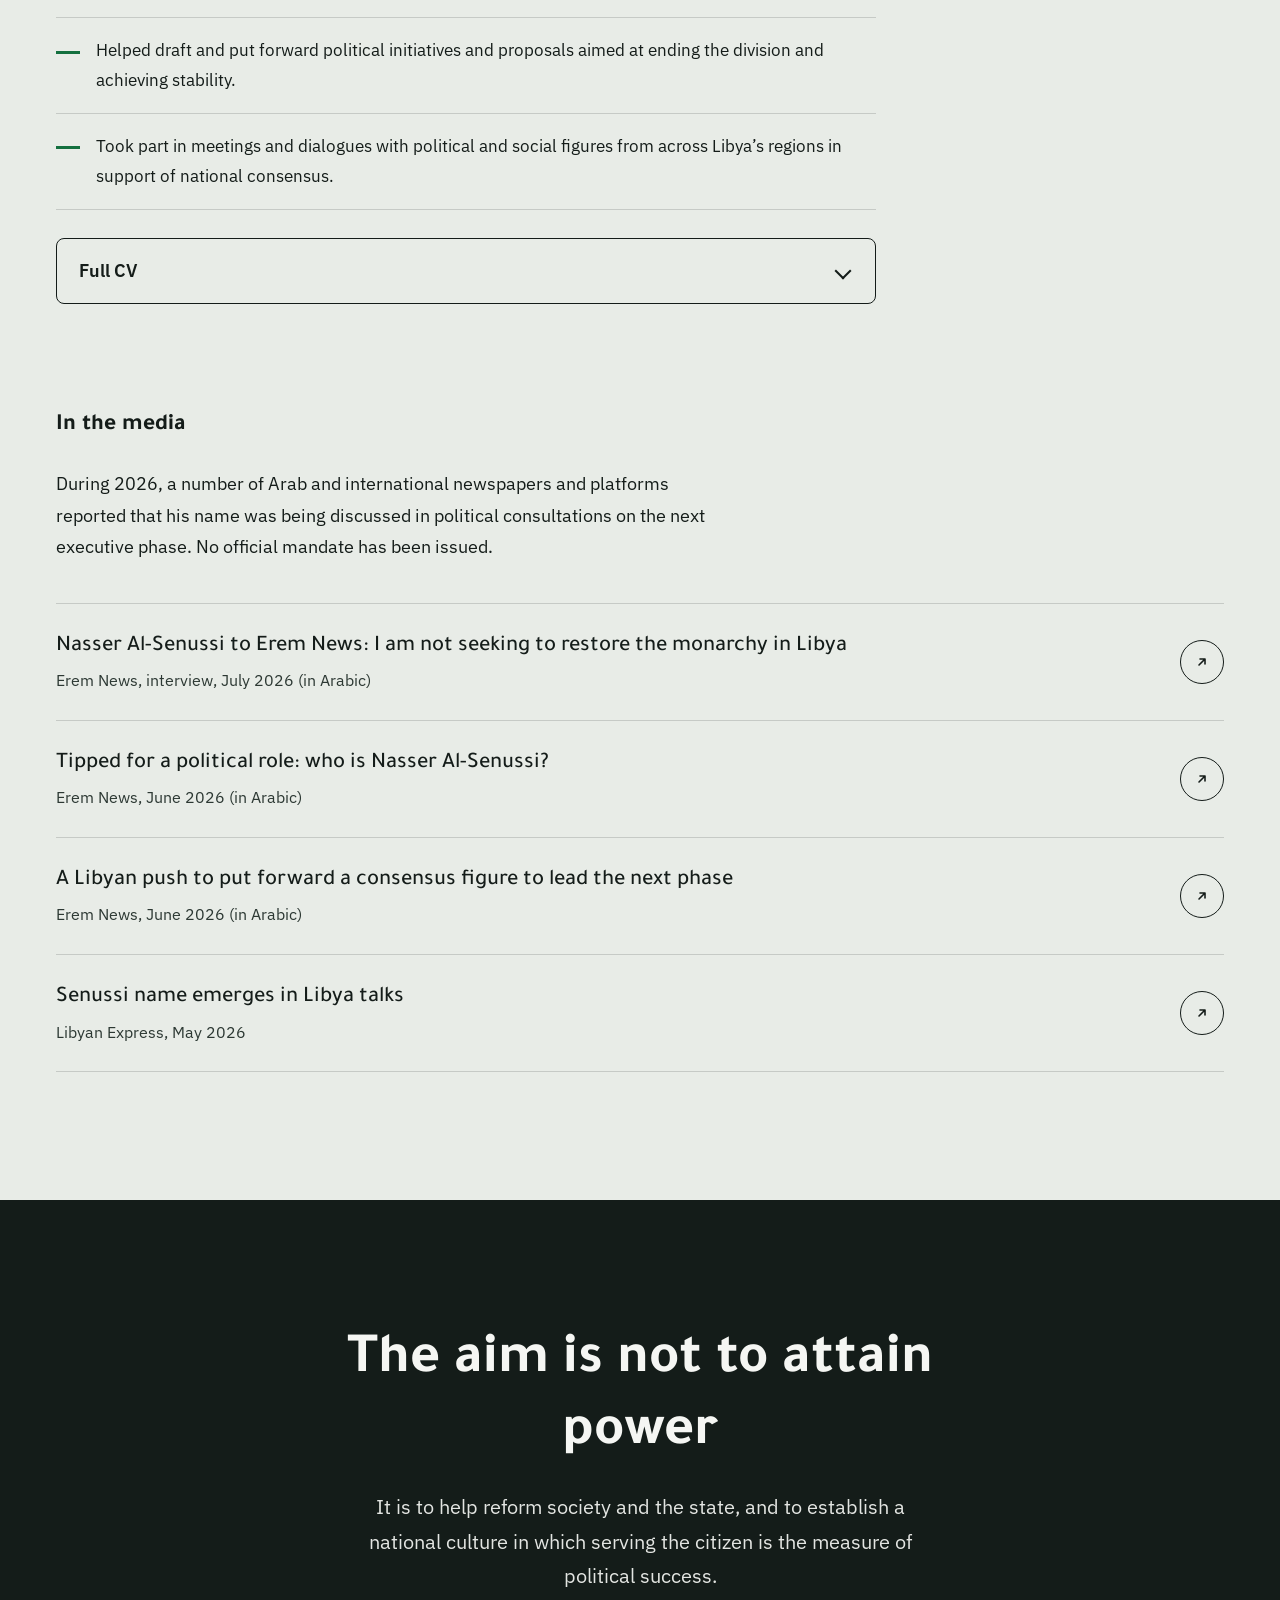
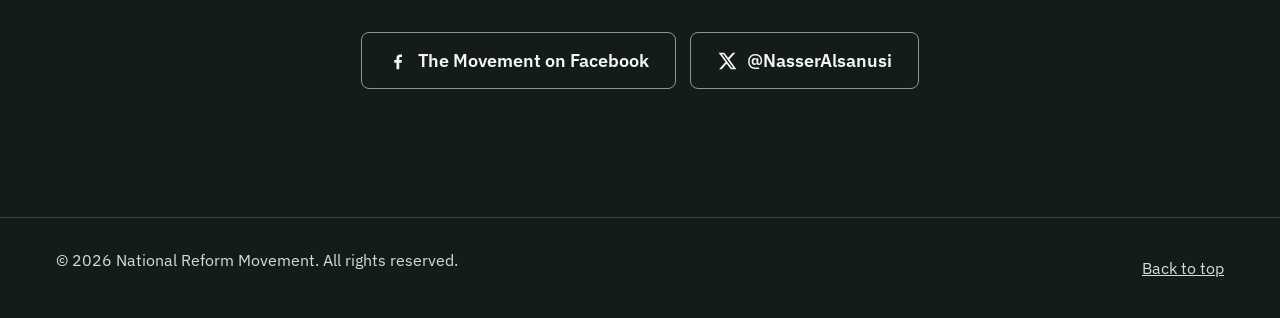
<file: en/index.html>
<!DOCTYPE html>
<html class="no-js" data-base="../" dir="ltr" lang="en">
<head>
<meta charset="utf-8"/>
<meta content="width=device-width, initial-scale=1, viewport-fit=cover" name="viewport"/>
<title>National Reform Movement | Citizens first</title>
<meta content="The National Reform Movement is an independent Libyan national initiative with a reformist outlook. Its slogan: reconciliation, consensus, constitution, elections. Read its principles, political and social foundations, and approach to reform." name="description"/>
<meta content="التيار الوطني الإصلاحي, ليبيا, المصالحة الوطنية, الإصلاح السياسي, الانتخابات, الدستور, ناصر السنوسي, National Reform Movement, Libya" name="keywords"/>
<meta content="National Reform Movement" name="author"/>
<meta content="index, follow, max-image-preview:large" name="robots"/>
<meta content="#F5F6F3" name="theme-color"/>
<meta content="light" name="color-scheme"/>
<meta content="telephone=no" name="format-detection"/>
<link href="https://sheedosa.github.io/national-reform-current/en/" rel="canonical"/>
<link href="https://sheedosa.github.io/national-reform-current/" hreflang="ar" rel="alternate"/>
<link href="https://sheedosa.github.io/national-reform-current/en/" hreflang="en" rel="alternate"/>
<link href="https://sheedosa.github.io/national-reform-current/" hreflang="x-default" rel="alternate"/>
<link href="../assets/favicon-48.png" rel="icon" sizes="48x48" type="image/png"/>
<link href="../assets/icon-192.png" rel="icon" sizes="192x192" type="image/png"/>
<link href="../assets/apple-touch-icon.png" rel="apple-touch-icon"/>
<link href="../site.webmanifest" rel="manifest"/>
<meta content="website" property="og:type"/>
<meta content="National Reform Movement" property="og:site_name"/>
<meta content="National Reform Movement | Citizens first" property="og:title"/>
<meta content="An independent Libyan national initiative. Reconciliation, consensus, constitution, elections." property="og:description"/>
<meta content="https://sheedosa.github.io/national-reform-current/en/" property="og:url"/>
<meta content="https://sheedosa.github.io/national-reform-current/assets/og-en.png" property="og:image"/>
<meta content="https://sheedosa.github.io/national-reform-current/assets/og-en.png" property="og:image:secure_url"/>
<meta content="image/png" property="og:image:type"/>
<meta content="1200" property="og:image:width"/>
<meta content="630" property="og:image:height"/>
<meta content="Logo of the National Reform Movement with the slogan Citizens first" property="og:image:alt"/>
<meta content="en_GB" property="og:locale"/>
<meta content="ar_LY" property="og:locale:alternate"/>
<meta content="summary_large_image" name="twitter:card"/>
<meta content="National Reform Movement | Citizens first" name="twitter:title"/>
<meta content="An independent Libyan national initiative. Reconciliation, consensus, constitution, elections." name="twitter:description"/>
<meta content="https://sheedosa.github.io/national-reform-current/assets/og-en.png" name="twitter:image"/>
<meta content="Logo of the National Reform Movement with the slogan Citizens first" name="twitter:image:alt"/>
<link as="font" crossorigin="" href="../assets/fonts/tajawal-latin-800-normal.woff2" rel="preload" type="font/woff2"/>
<link as="font" crossorigin="" href="../assets/fonts/ibm-plex-sans-latin-400-normal.woff2" rel="preload" type="font/woff2"/>
<script>document.documentElement.className='js';</script>
<link href="../assets/styles.css" rel="stylesheet"/>
<script type="application/ld+json">
{"@context":"https://schema.org","@graph":[
{"@type":"Organization","@id":"https://sheedosa.github.io/national-reform-current/#org","name":"التيار الوطني الإصلاحي","alternateName":"National Reform Movement","slogan":"المواطن أولاً","description":"مبادرة وطنية ليبية مستقلة، ذات توجه سياسي واجتماعي وفكري إصلاحي.","url":"https://sheedosa.github.io/national-reform-current/","logo":{"@type":"ImageObject","url":"https://sheedosa.github.io/national-reform-current/assets/logo-512.png","width":512,"height":512},"image":"https://sheedosa.github.io/national-reform-current/assets/og.png","areaServed":{"@type":"Country","name":"Libya"},"knowsLanguage":["ar","en"],"sameAs":["https://www.facebook.com/share/p/1E5SBUVaTP/"]},
{"@type":"WebSite","@id":"https://sheedosa.github.io/national-reform-current/#website","url":"https://sheedosa.github.io/national-reform-current/","name":"التيار الوطني الإصلاحي","alternateName":"National Reform Movement","inLanguage":["ar","en"],"publisher":{"@id":"https://sheedosa.github.io/national-reform-current/#org"}},
{"@type":"WebPage","@id":"https://sheedosa.github.io/national-reform-current/en/#webpage","url":"https://sheedosa.github.io/national-reform-current/en/","name":"National Reform Movement | Citizens first","inLanguage":"en","isPartOf":{"@id":"https://sheedosa.github.io/national-reform-current/#website"},"about":{"@id":"https://sheedosa.github.io/national-reform-current/#org"},"primaryImageOfPage":"https://sheedosa.github.io/national-reform-current/assets/og.png"},
{"@type":"Person","@id":"https://sheedosa.github.io/national-reform-current/#nasser","name":"ناصر السنوسي","alternateName":["Nasser Al-Senussi","ناصر صلاح منصور صفي الدين الشريف السنوسي"],"nationality":{"@type":"Country","name":"Libya"},"description":"مؤسس مبادرة «بنغازي من أجلك نتحاور»، وكاتب وباحث في الشأن العام الليبي.","sameAs":["https://x.com/NasserAlsanusi"]}
]}
</script>
</head>
<body>
<a class="skip" href="#main">Skip to content</a>
<div aria-hidden="true" class="thread"><i></i></div>
<header class="site-header">
<div class="wrap bar">
<a aria-label="National Reform Movement" class="brand" href="#top">
<picture><source srcset="../assets/logo-88.webp" type="image/webp"/><img alt="" fetchpriority="high" height="44" src="../assets/logo-88.png" width="44"/></picture>
<span class="nm">National Reform Movement</span>
</a>
<nav aria-label="Main" class="nav" id="nav">
<a href="#identity">About</a>
<a href="#principles">Principles</a>
<a href="#foundations">Foundations</a>
<a href="#approach">Approach</a>
<a href="#nasser">Nasser Al-Senussi</a>
<a href="#contact">Contact</a>
</nav>
<div class="tools">
<a class="lang" href="../" hreflang="ar" lang="ar">العربية</a>
<button aria-controls="nav" aria-expanded="false" aria-label="Menu" class="menu-btn" type="button"><span></span><span></span></button>
</div>
</div>
</header>
<main id="main">
<!-- ================= HERO ================= -->
<section class="hero" id="top">
<div class="wrap hero-grid">
<div>
<h1>
<span class="l"><span>National Reform</span></span> <span class="l"><span>Movement</span></span>
</h1>
<p class="lead fade d1">
Citizens first
</p>
<p class="roles fade d3">
An independent Libyan national initiative, founded on the belief that reform is a shared national responsibility and that building the state begins with reforming society.
</p>
<div class="cta fade d4">
<a class="btn solid" href="#principles">Read the principles</a>
<a class="btn ghost" href="#contact">Contact us</a>
</div>
</div>
<div aria-hidden="true" class="weave">
<svg role="presentation" viewbox="0 70 600 460">
<g class="flip">
<path class="s1 draw" d="M40,140 C160,140 160,300 260,300 S390,352 450,318 S505,300 540,300" pathlength="1"></path>
<path class="s2 draw" d="M40,300 C160,300 160,232 260,236 S390,300 450,290 S505,300 540,300" pathlength="1"></path>
<path class="s3 draw" d="M40,460 C160,460 160,372 260,366 S390,246 450,302 S505,300 540,300" pathlength="1"></path>
<path class="one draw" d="M540,300 H582" pathlength="1"></path>
<circle class="dot s1" cx="40" cy="140" r="7"></circle><circle class="dot s2" cx="40" cy="300" r="7"></circle><circle class="dot s3" cx="40" cy="460" r="7"></circle>
<circle class="ring" cx="590" cy="300" r="9"></circle>
</g>
<g direction="ltr" text-anchor="middle">
<text class="goal" x="105" y="378">Libya, one homeland</text>
</g>
</svg>
</div>
</div>
</section>
<!-- ================= SLOGAN ================= -->
<section aria-label="Slogan" class="slogan dark">
<div class="wrap">
<ol class="steps reveal">
<li>Reconciliation</li>
<li>Consensus</li>
<li>Constitution</li>
<li>Elections</li>
</ol>
</div>
</section>
<!-- ================= IDENTITY ================= -->
<section class="section" id="identity">
<div class="wrap split">
<div class="head reveal">
<h2>Identity and direction</h2>
</div>
<div class="prose reveal">
<p class="big">
The National Reform Movement is an independent Libyan national initiative with a reformist political, social and intellectual outlook. It starts from the belief that reform is a shared national responsibility, and that building the state begins with reforming society, deepening awareness and strengthening a culture of citizenship.
</p>
<p>
The Movement is not built on glorifying individuals, nor on siding with any tribe, region or particular system of government. The interest of the country and the citizen is the basis of its positions.
</p>
</div>
</div>
<div class="wrap split gap-top">
<div class="head reveal">
<h2>The priority of social and political reform</h2>
</div>
<div class="prose reveal">
<p>
The Movement holds that social and political reform is a national priority. The Libyan crisis will not be resolved simply by changing governments or replacing individuals; it requires real reform of political culture, social conduct and the performance of state institutions.
</p>
<p>
Social reform improves the chances of political stability, and political reform provides the legal and institutional environment needed to build a just and stable society.
</p>
</div>
</div>
</section>
<!-- ================= PRINCIPLES ================= -->
<section class="section tint" id="principles">
<div class="wrap">
<div class="head reveal">
<h2>Core principles and values</h2>
</div>
<ol class="principles reveal">
<li><h3>Citizens first</h3><p>The dignity, rights, freedoms and standard of living of citizens are the fundamental purpose of national work.</p></li>
<li><h3>National unity</h3><p>Libya is one homeland for all its people, without discrimination, exclusion or marginalisation.</p></li>
<li><h3>Conciliation and reconciliation</h3><p>Promoting a culture of tolerance and rapprochement, and resolving disputes through dialogue and justice, far from revenge and score-settling.</p></li>
<li><h3>Justice and equality</h3><p>Equal opportunities, rights and duties for all citizens, and a fair distribution of wealth and development across the regions.</p></li>
<li><h3>Rule of law</h3><p>No one is above the law, and there is no immunity for corruption or the violation of rights.</p></li>
<li><h3>Fighting corruption</h3><p>Protecting public money, entrenching transparency and accountability, and rejecting the use of power for private gain.</p></li>
<li><h3>Respect for difference</h3><p>Belief in pluralism, and rejecting accusations of treason, exclusion of others, and any claim to a monopoly on truth.</p></li>
<li><h3>Independent national decision-making</h3><p>Putting Libya’s interest first and rejecting dependency, tutelage and interference that undermine the state’s sovereignty.</p></li>
</ol>
</div>
</section>
<!-- ================= FOUNDATIONS ================= -->
<section class="section dark" id="foundations">
<div class="wrap two">
<div class="reveal">
<div class="head">
<h2>Political foundations</h2>
<p>The Movement’s political outlook rests on the Libyan people being the source of authority, with the inherent right to choose their system of government and those who manage their affairs.</p>
</div>
<ul class="vision">
<li>Abiding by the will of the people through free and fair elections.</li>
<li>Prioritising the renewal of legitimacy through parliamentary elections.</li>
<li>Supporting a popular referendum on the constitution to settle the constitutional framework and form of government.</li>
<li>Strengthening fair regional representation through balanced legislative institutions, including a senate.</li>
<li>Supporting the unification of military and security institutions under the authority of the state.</li>
<li>Guaranteeing the peaceful transfer of power and the separation of powers.</li>
<li>Rejecting any monopoly on political decisions, or tying Libya’s future to one person, family or group.</li>
</ul>
</div>
<div class="reveal">
<div class="head">
<h2>Social foundations</h2>
<p>The Movement sees a cohesive society as the foundation of a stable state, and so gives particular weight to:</p>
</div>
<ul class="vision">
<li>Spreading a culture of reconciliation, tolerance and coexistence.</li>
<li>Strengthening the role of family and education in building awareness.</li>
<li>Respecting Libya’s social and cultural components.</li>
<li>Supporting the role of young people and women in public life.</li>
<li>Rejecting hate speech, incitement and regionalism.</li>
<li>Encouraging social responsibility and volunteer work.</li>
<li>Addressing social grievances through justice and the law.</li>
</ul>
</div>
</div>
</section>
<!-- ================= APPROACH ================= -->
<section class="section" id="approach">
<div class="wrap split">
<div class="head reveal">
<h2>The approach to reform</h2>
</div>
<div class="prose reveal">
<p class="big">
The Movement adopts peaceful, gradual and realistic reform, built on dialogue, consensus and public participation, far from violence and the imposition of beliefs.
</p>
<p>
It does not claim to hold complete solutions or a monopoly on being right. Ideas are open to debate and development, and objective criticism and continuous review are necessities of reform work.
</p>
</div>
</div>
<div class="wrap">
<blockquote class="pull reveal">
Political realism does not mean giving up principles, just as holding to principles does not mean ignoring reality.
</blockquote>
</div>
<div class="wrap trio">
<article class="reveal">
<h3 class="sub">Independence and openness</h3>
<p>The Movement is independent in its decisions and direction. It has no organisational ties to any party or political entity, and does not claim to represent any side or group.</p>
<p>It is open to dialogue and cooperation with every national figure, initiative and institution that shares the principles of reform, reconciliation, justice and the rule of law, without requiring complete agreement in views and beliefs.</p>
</article>
<article class="reveal">
<h3 class="sub">The ethics of national work</h3>
<p>In its words and conduct the Movement commits to honesty, objectivity and respect for opposing views. It rejects the political sanctification of individuals, media disinformation, and the exploitation of social affiliations for political gain.</p>
<p>It believes national work is a duty and a responsibility, not a route to prestige or personal interest.</p>
</article>
<article class="reveal">
<h3 class="sub">The national goal</h3>
<p>The Movement seeks to contribute to building a unified, stable, just and sovereign Libyan state, founded on law and institutions, where rights and freedoms are protected and social justice and balanced development are achieved.</p>
<p>It does not see itself as a substitute for the people or the institutions of the state, but as part of the national effort for reform, rapprochement and reconciliation.</p>
</article>
</div>
</section>
<!-- ================= NASSER AL-SENUSSI ================= -->
<section class="section tint" id="nasser">
<div class="wrap about-grid">
<figure aria-label="Nasser Al-Senussi" class="portrait reveal" role="img">
</figure>
<div class="reveal">
<div class="head">
<h2>Nasser Al-Senussi</h2>
<p>Nasser Salah Mansour Safi al-Din al-Sharif al-Senussi. Founder of the initiative “Benghazi, for your sake we talk”, and a writer and researcher on Libyan public affairs.</p>
</div>
<p class="statement">
He believes that Libya’s stability begins with agreement among Libyans, the unification of state institutions, the consolidation of national reconciliation, and an end to the transitional phases through free and fair elections. That path secures the peaceful transfer of power, protects the country’s unity and sovereignty, and brings development and justice to every citizen.
</p>
<ul class="exp">
<li><span>Founded the initiative “Benghazi, for your sake we talk” to promote national dialogue and closer ties between the components of Libyan society.</span></li>
<li><span>Helped draft and put forward political initiatives and proposals aimed at ending the division and achieving stability.</span></li>
<li><span>Took part in meetings and dialogues with political and social figures from across Libya’s regions in support of national consensus.</span></li>
</ul>
<details class="cv">
<summary><span>Full CV</span><i aria-hidden="true"></i></summary>
<div class="cv-body">
<h3 class="sub">National vision</h3>
<ul class="plain">
<li>End the political and institutional division.</li>
<li>Unify the institutions of the state.</li>
<li>Support national reconciliation.</li>
<li>Entrench the rule of law.</li>
<li>Support the unification of the military.</li>
<li>Hold free and fair elections on an agreed legal basis.</li>
<li>Build a state of institutions, transparency and accountability.</li>
<li>Share wealth and development fairly across every region.</li>
</ul>
<h3 class="sub">Education</h3>
<ol class="edu">
<li><span class="yr">2000</span><span>Specialised diploma in computing (computer programming and maintenance).</span></li>
<li><span class="yr">2013</span><span>Leadership development programme, Mohammed Bin Rashid School of Government.</span></li>
</ol>
<h3 class="sub">Training programmes</h3>
<ul class="tags">
<li>Leadership and management</li>
<li>Strategic planning</li>
<li>Institutional performance management</li>
<li>Accounting and financial control</li>
<li>Budget preparation and management</li>
<li>Project management</li>
<li>Technical analysis of financial markets</li>
<li>Political training and dialogue management</li>
<li>Financial and tax systems</li>
</ul>
<h3 class="sub">Skills</h3>
<ul class="tags">
<li>Leadership</li>
<li>Crisis management</li>
<li>Consensus building</li>
<li>Negotiation</li>
<li>Team management</li>
<li>Strategic planning</li>
<li>Political communication and media</li>
<li>Public policy development</li>
</ul>
<h3 class="sub">Areas of interest</h3>
<ul class="tags">
<li>Political reform</li>
<li>Public administration</li>
<li>Peacebuilding</li>
<li>Economic development</li>
<li>Good governance</li>
<li>Anti-corruption</li>
<li>Improving public services</li>
</ul>
<dl class="facts">
<div><dt>Nationality</dt><dd>Libyan</dd></div>
<div><dt>Marital status</dt><dd>Married</dd></div>
</dl>
</div>
</details>
</div>
</div>
<div class="wrap gap-top" id="media">
<h3 class="sub reveal">In the media</h3>
<p class="note reveal">
During 2026, a number of Arab and international newspapers and platforms reported that his name was being discussed in political consultations on the next executive phase. No official mandate has been issued.
</p>
<div class="press reveal">
<a href="https://www.eremnews.com/news/arab-world/ve22swu" rel="noopener" target="_blank">
<span><span class="t">Nasser Al-Senussi to Erem News: I am not seeking to restore the monarchy in Libya</span><br/><span class="m">Erem News, interview, July 2026 (in Arabic)</span></span>
<span aria-hidden="true" class="go"><svg viewbox="0 0 16 16"><path d="M5 11l6-6M6 5h5v5" fill="none" stroke="currentColor" stroke-linecap="round" stroke-linejoin="round" stroke-width="1.6"></path></svg></span>
</a>
<a href="https://www.eremnews.com/news/arab-world/4ln2w0z" rel="noopener" target="_blank">
<span><span class="t">Tipped for a political role: who is Nasser Al-Senussi?</span><br/><span class="m">Erem News, June 2026 (in Arabic)</span></span>
<span aria-hidden="true" class="go"><svg viewbox="0 0 16 16"><path d="M5 11l6-6M6 5h5v5" fill="none" stroke="currentColor" stroke-linecap="round" stroke-linejoin="round" stroke-width="1.6"></path></svg></span>
</a>
<a href="https://www.eremnews.com/news/arab-world/vxaowx4" rel="noopener" target="_blank">
<span><span class="t">A Libyan push to put forward a consensus figure to lead the next phase</span><br/><span class="m">Erem News, June 2026 (in Arabic)</span></span>
<span aria-hidden="true" class="go"><svg viewbox="0 0 16 16"><path d="M5 11l6-6M6 5h5v5" fill="none" stroke="currentColor" stroke-linecap="round" stroke-linejoin="round" stroke-width="1.6"></path></svg></span>
</a>
<a href="https://www.libyanexpress.com/senussi-name-emerges-in-libya-talks/" rel="noopener" target="_blank">
<span><span class="t">Senussi name emerges in Libya talks</span><br/><span class="m">Libyan Express, May 2026</span></span>
<span aria-hidden="true" class="go"><svg viewbox="0 0 16 16"><path d="M5 11l6-6M6 5h5v5" fill="none" stroke="currentColor" stroke-linecap="round" stroke-linejoin="round" stroke-width="1.6"></path></svg></span>
</a>
</div>
</div>
</section>
<!-- ================= CONTACT ================= -->
<section class="section dark contact" id="contact">
<div class="wrap reveal">
<h2>The aim is not to attain power</h2>
<p>It is to help reform society and the state, and to establish a national culture in which serving the citizen is the measure of political success.</p>
<div class="links">
<a href="https://www.facebook.com/share/p/1E5SBUVaTP/" rel="noopener" target="_blank"><svg aria-hidden="true" viewbox="0 0 24 24"><path d="M13.5 22v-8h2.7l.4-3.200h-3.100V8.700c0-.9.300-1.600 1.600-1.600h1.700V4.200c-.3 0-1.300-.1-2.500-.1-2.400 0-4.100 1.500-4.100 4.200v2.500H7.500V14h2.700v8h3.300z"></path></svg>The Movement on Facebook</a>
<a href="https://x.com/NasserAlsanusi" rel="noopener" target="_blank"><svg aria-hidden="true" viewbox="0 0 24 24"><path d="M18.900 2H22l-7.200 8.300L23.300 22h-6.600l-5.200-6.800L5.600 22H2.500l7.700-8.800L1.900 2h6.800l4.700 6.200L18.900 2zm-1.200 18h1.800L7.700 3.900H5.800L17.700 20z"></path></svg><span dir="ltr">@NasserAlsanusi</span></a>
<a hidden="" href="#" id="mail"><svg aria-hidden="true" viewbox="0 0 24 24"><path d="M3 5h18a1 1 0 011 1v12a1 1 0 01-1 1H3a1 1 0 01-1-1V6a1 1 0 011-1zm9 7.700L4.600 7h14.800L12 12.700zM4 8.500V17h16V8.500l-8 6.100-8-6.100z" fill-rule="evenodd"></path></svg>Email</a>
</div>
</div>
</section>
</main>
<footer class="site-footer">
<div class="wrap">
<span>© 2026 National Reform Movement. All rights reserved.</span>
<a href="#top">Back to top</a>
</div>
</footer>
<script defer="" src="../assets/main.js"></script>
</body>
</html>
</file>
<file: assets/styles.css>
/* ==========================================================
   National Reform Movement (التيار الوطني الإصلاحي)
   Palette: off-white paper, near-black ink, flag red and green
   ========================================================== */

@font-face{font-family:"Tajawal";font-weight:400;font-display:swap;src:url(fonts/tajawal-arabic-400-normal.woff2) format("woff2");unicode-range:U+0600-06FF,U+0750-077F,U+0870-088E,U+0890-0891,U+0898-08E1,U+08E3-08FF,U+200C-200E,U+2010-2011,U+204F,U+2E41,U+FB50-FDFF,U+FE70-FE74,U+FE76-FEFC}
@font-face{font-family:"Tajawal";font-weight:400;font-display:swap;src:url(fonts/tajawal-latin-400-normal.woff2) format("woff2");unicode-range:U+0000-00FF,U+0131,U+0152-0153,U+02BB-02BC,U+02C6,U+02DA,U+02DC,U+2000-206F,U+20AC,U+2122,U+2191,U+2193,U+2212,U+2215,U+FEFF,U+FFFD}
@font-face{font-family:"Tajawal";font-weight:500;font-display:swap;src:url(fonts/tajawal-arabic-500-normal.woff2) format("woff2");unicode-range:U+0600-06FF,U+0750-077F,U+0870-088E,U+0890-0891,U+0898-08E1,U+08E3-08FF,U+200C-200E,U+2010-2011,U+204F,U+2E41,U+FB50-FDFF,U+FE70-FE74,U+FE76-FEFC}
@font-face{font-family:"Tajawal";font-weight:500;font-display:swap;src:url(fonts/tajawal-latin-500-normal.woff2) format("woff2");unicode-range:U+0000-00FF,U+0131,U+0152-0153,U+02BB-02BC,U+02C6,U+02DA,U+02DC,U+2000-206F,U+20AC,U+2122,U+2191,U+2193,U+2212,U+2215,U+FEFF,U+FFFD}
@font-face{font-family:"Tajawal";font-weight:700;font-display:swap;src:url(fonts/tajawal-arabic-700-normal.woff2) format("woff2");unicode-range:U+0600-06FF,U+0750-077F,U+0870-088E,U+0890-0891,U+0898-08E1,U+08E3-08FF,U+200C-200E,U+2010-2011,U+204F,U+2E41,U+FB50-FDFF,U+FE70-FE74,U+FE76-FEFC}
@font-face{font-family:"Tajawal";font-weight:700;font-display:swap;src:url(fonts/tajawal-latin-700-normal.woff2) format("woff2");unicode-range:U+0000-00FF,U+0131,U+0152-0153,U+02BB-02BC,U+02C6,U+02DA,U+02DC,U+2000-206F,U+20AC,U+2122,U+2191,U+2193,U+2212,U+2215,U+FEFF,U+FFFD}
@font-face{font-family:"Tajawal";font-weight:800;font-display:swap;src:url(fonts/tajawal-arabic-800-normal.woff2) format("woff2");unicode-range:U+0600-06FF,U+0750-077F,U+0870-088E,U+0890-0891,U+0898-08E1,U+08E3-08FF,U+200C-200E,U+2010-2011,U+204F,U+2E41,U+FB50-FDFF,U+FE70-FE74,U+FE76-FEFC}
@font-face{font-family:"Tajawal";font-weight:800;font-display:swap;src:url(fonts/tajawal-latin-800-normal.woff2) format("woff2");unicode-range:U+0000-00FF,U+0131,U+0152-0153,U+02BB-02BC,U+02C6,U+02DA,U+02DC,U+2000-206F,U+20AC,U+2122,U+2191,U+2193,U+2212,U+2215,U+FEFF,U+FFFD}
@font-face{font-family:"Plex Latin";font-weight:400;font-display:swap;src:url(fonts/ibm-plex-sans-latin-400-normal.woff2) format("woff2")}
@font-face{font-family:"Plex Latin";font-weight:500;font-display:swap;src:url(fonts/ibm-plex-sans-latin-500-normal.woff2) format("woff2")}
@font-face{font-family:"Plex Latin";font-weight:600;font-display:swap;src:url(fonts/ibm-plex-sans-latin-600-normal.woff2) format("woff2")}

:root{
  --paper:#F5F6F3;
  --paper-2:#E8ECE7;
  --ink:#141C19;
  --ink-soft:#2C3833;
  --sea:#14703F;      /* flag green, used for accents and links */
  --brass:#C4262E;    /* flag red, used for rules and focus */
  --brass-soft:#F07A72;
  --line:rgba(20,28,25,.16);
  --display:"Tajawal",system-ui,-apple-system,"Segoe UI",Tahoma,sans-serif;
  --body:"Plex Latin","Tajawal",system-ui,-apple-system,"Segoe UI",Tahoma,sans-serif;
  --wrap:1180px;
  --gutter:clamp(20px,5vw,56px);
  --ease:cubic-bezier(.2,.7,.2,1);
}
html[lang="ar"]{--body:"Tajawal",system-ui,-apple-system,"Segoe UI",Tahoma,sans-serif}

*,*::before,*::after{box-sizing:border-box}
a,button,summary{-webkit-tap-highlight-color:transparent;touch-action:manipulation}
html{scroll-behavior:smooth;scroll-padding-top:84px;-webkit-text-size-adjust:100%;text-size-adjust:100%}
body{margin:0;background:var(--paper);color:var(--ink);font-family:var(--body);font-size:1.125rem;line-height:1.75;-webkit-font-smoothing:antialiased;overflow-x:hidden}
html[lang="ar"] body{line-height:1.85;font-size:1.1875rem;font-weight:500}
html[lang="ar"] .facts dd,html[lang="ar"] .nav a{font-weight:700}
h1,h2,h3,p,ul,ol,figure,blockquote{margin:0}
ul,ol{padding:0;list-style:none}
a{color:inherit}
img,svg{display:block;max-width:100%}
:focus-visible{outline:3px solid var(--brass);outline-offset:3px;border-radius:4px}
::selection{background:var(--ink);color:var(--paper)}

/* ---------- language switching ---------- */
body{transition:opacity .18s ease}
body.lang-fade{opacity:0}

.wrap{width:min(100% - 2*var(--gutter),var(--wrap));margin-inline:auto}
.skip{position:absolute;inset-inline-start:12px;top:-60px;background:var(--ink);color:var(--paper);padding:10px 16px;border-radius:6px;z-index:100;transition:top .2s}
.skip:focus{top:12px}

/* ---------- scroll thread ---------- */
.thread{position:fixed;inset-block:0;inset-inline-start:0;width:3px;z-index:60;pointer-events:none}
.thread i{display:block;width:100%;height:100%;background:linear-gradient(var(--brass),var(--ink) 50%,var(--sea));transform-origin:top;transform:scaleY(0);will-change:transform}

/* ---------- header ---------- */
.site-header{position:fixed;inset-inline:0;top:0;z-index:50;transition:transform .35s var(--ease),background .3s,box-shadow .3s;padding-top:env(safe-area-inset-top)}
.site-header.scrolled{background:rgba(245,246,243,.9);backdrop-filter:blur(12px);-webkit-backdrop-filter:blur(12px);box-shadow:0 1px 0 var(--line)}
.site-header.hide{transform:translateY(-100%)}
.bar{display:flex;align-items:center;justify-content:space-between;gap:16px;height:72px}
.brand{display:flex;align-items:center;gap:12px;text-decoration:none;font-family:var(--display);font-weight:800;font-size:1.15rem;line-height:1.3}
.brand picture{flex:none;display:block;width:44px;height:44px}
.brand img{width:44px;height:44px;border-radius:50%}
.nav{display:flex;align-items:center;gap:clamp(14px,2vw,28px)}
.nav a{text-decoration:none;font-size:1.02rem;font-weight:500;color:var(--ink-soft);padding:6px 0;background:linear-gradient(var(--brass),var(--brass)) no-repeat 0 100%/0 2px;transition:color .2s,background-size .3s var(--ease)}
html[dir="rtl"] .nav a{background-position:100% 100%}
.nav a:hover,.nav a.active{color:var(--ink);background-size:100% 2px}
.tools{display:flex;align-items:center;gap:10px}
.lang{display:inline-flex;align-items:center;text-decoration:none;font:700 .95rem/1 "Tajawal","Plex Latin",system-ui,sans-serif;color:var(--ink);background:transparent;border:1.5px solid var(--ink);border-radius:8px;padding:10px 16px;min-height:44px;cursor:pointer;transition:background .2s,color .2s}
.lang:hover{background:var(--ink);color:var(--paper)}
.menu-btn{display:none;width:44px;height:44px;border:0;background:transparent;cursor:pointer;position:relative}
.menu-btn span{position:absolute;inset-inline:10px;height:2px;background:var(--ink);transition:transform .3s var(--ease),top .3s var(--ease)}
.menu-btn span:first-child{top:17px}.menu-btn span:last-child{top:26px}
.menu-open .menu-btn span:first-child{top:21px;transform:rotate(45deg)}
.menu-open .menu-btn span:last-child{top:21px;transform:rotate(-45deg)}

/* ---------- hero ---------- */
.hero{position:relative;min-height:100svh;display:grid;align-items:center;padding-block:120px 72px;overflow:hidden}
.hero-grid{display:grid;grid-template-columns:minmax(0,1.05fr) minmax(0,.95fr);gap:clamp(24px,4vw,64px);align-items:center}
.hero h1{font-family:var(--display);font-weight:800;font-size:clamp(2.7rem,7vw,5.8rem);line-height:1.08;letter-spacing:-.01em}
html[lang="ar"] .hero h1{line-height:1.3;letter-spacing:0}
.hero h1 .l{display:block;overflow:hidden;padding-block:.08em}
.hero h1 .l>span{display:inline-block}

.lead{margin-top:24px;font-family:var(--display);font-size:clamp(1.7rem,3.2vw,2.5rem);line-height:1.5;max-width:30ch;font-weight:800;color:var(--brass);padding-inline-start:18px;border-inline-start:3px solid var(--brass)}
html[lang="ar"] .lead{line-height:1.8}
.roles{margin-top:22px;color:var(--ink);max-width:46ch;font-size:1.08em}
.cta{display:flex;flex-wrap:wrap;gap:12px;margin-top:34px}
.btn{display:inline-flex;align-items:center;justify-content:center;min-height:52px;padding:12px 28px;border-radius:8px;font-weight:700;text-decoration:none;border:1.5px solid var(--ink);transition:background .25s,color .25s,transform .25s var(--ease)}
.btn:active{transform:scale(.97)}
.btn.solid{background:var(--ink);color:var(--paper)}
.btn.solid:hover{background:var(--sea);border-color:var(--sea)}
.btn.ghost:hover{background:var(--ink);color:var(--paper)}

.weave{position:relative}
.weave svg{width:100%;height:auto;overflow:visible}
html[dir="ltr"] .weave svg .flip{transform:scaleX(-1);transform-origin:300px 0}
.weave path{fill:none;stroke-linecap:round;stroke-width:3.2}
.weave .s1{stroke:var(--brass)}.weave .s2{stroke:var(--ink)}.weave .s3{stroke:var(--sea)}
.weave .one{stroke:var(--ink);stroke-width:5}
.weave .draw{stroke-dasharray:1;stroke-dashoffset:1}
.weave text{font-family:var(--display);font-size:19px;font-weight:500;fill:var(--ink-soft)}
.weave .goal{font-family:var(--display);font-size:28px;font-weight:800;fill:var(--ink)}
.weave .dot{fill:var(--paper);stroke-width:3.2}
.weave .ring{fill:var(--sea)}

/* load sequence */
.js .hero h1 .l>span{transform:translateY(110%)}
.js .hero .fade{opacity:0;transform:translateY(14px)}
.js .weave .lbl,.js .weave .dot,.js .weave .ring,.js .weave .goal{opacity:0}
.js.ready .hero h1 .l>span{transform:none;transition:transform .9s var(--ease)}
.js.ready .hero h1 .l:nth-child(2)>span{transition-delay:.1s}
.js.ready .hero .fade{opacity:1;transform:none;transition:opacity .8s ease,transform .8s var(--ease)}
.js.ready .hero .fade.d1{transition-delay:.35s}.js.ready .hero .fade.d2{transition-delay:.5s}.js.ready .hero .fade.d3{transition-delay:.65s}.js.ready .hero .fade.d4{transition-delay:.8s}
.js.ready .weave .lbl,.js.ready .weave .dot{opacity:1;transition:opacity .6s ease .3s}
.js.ready .weave .draw{animation:draw 2.2s var(--ease) .45s forwards}
.js.ready .weave .s2.draw{animation-delay:.6s}.js.ready .weave .s3.draw{animation-delay:.75s}
.js.ready .weave .one.draw{animation:draw .7s ease-out 2.5s forwards}
.js.ready .weave .ring,.js.ready .weave .goal{opacity:1;transition:opacity .7s ease 3s}
@keyframes draw{to{stroke-dashoffset:0}}
.no-js .weave .draw{stroke-dashoffset:0}

/* ---------- sections ---------- */
.section{padding-block:clamp(72px,10vw,132px)}
.section.tint{background:var(--paper-2)}
.section.dark{background:var(--ink);color:var(--paper)}
.head{display:grid;gap:14px;margin-bottom:clamp(32px,5vw,56px);max-width:56ch}
.head h2{font-family:var(--display);font-weight:800;font-size:clamp(1.9rem,4.4vw,3.1rem);line-height:1.2}
html[lang="ar"] .head h2{line-height:1.4}
.head p{color:var(--ink)}
.dark .head p{color:rgba(245,246,243,.92)}

.reveal{opacity:0;transition:opacity .6s ease}
.reveal.in,.no-js .reveal{opacity:1}

/* about */
.about-grid{display:grid;grid-template-columns:minmax(0,820px);gap:clamp(28px,5vw,80px);align-items:start}
.has-photo .about-grid{grid-template-columns:minmax(0,.8fr) minmax(0,1.2fr)}
.portrait{position:relative;aspect-ratio:4/5;border-radius:8px;background:var(--paper);overflow:hidden;display:none;max-width:400px}
.has-photo .portrait{display:block}
.portrait img.photo{position:absolute;inset:0;width:100%;height:100%;object-fit:cover}
.statement{font-weight:500;font-size:clamp(1.2rem,2.1vw,1.6rem);line-height:1.65}
html[lang="ar"] .statement{line-height:1.9}
.facts{margin-top:36px;display:grid;grid-template-columns:repeat(2,minmax(0,1fr));gap:0 32px;border-top:1px solid var(--line)}
.facts div{padding:16px 0;border-bottom:1px solid var(--line)}
.facts dt{font-size:.95rem;color:var(--ink-soft)}
.facts dd{margin:0;font-weight:600}
.facts .wide{grid-column:1/-1}

/* vision list */
.vision{display:grid;grid-template-columns:repeat(2,minmax(0,1fr));gap:0 clamp(24px,5vw,72px)}
.vision li{position:relative;padding:22px 0 22px;padding-inline-start:30px;border-bottom:1px solid rgba(241,244,242,.18);font-size:clamp(1.1rem,1.7vw,1.3rem);font-weight:500;line-height:1.6}
html[lang="ar"] .vision li{line-height:1.8}
.vision li::before{content:"";position:absolute;inset-inline-start:0;top:calc(22px + .62em);width:12px;height:12px;border-radius:50%;border:2.5px solid var(--brass-soft);transition:background .3s}
.vision li:hover::before{background:var(--brass-soft)}


/* experience */
.exp{display:grid;gap:0;border-top:1px solid var(--line)}
.exp li{padding:24px 0;border-bottom:1px solid var(--line);font-size:1.12rem;max-width:none;display:grid;grid-template-columns:24px 1fr;gap:16px;align-items:start}
.exp li::before{content:"";width:24px;height:3px;background:var(--sea);margin-top:.85em}

.sub{font-family:var(--display);font-weight:700;font-size:1.45rem;margin-bottom:22px}
.edu li{display:grid;grid-template-columns:76px 1fr;gap:16px;padding:16px 0;border-bottom:1px solid var(--line)}
.edu .yr{font-family:var(--display);font-weight:700;font-size:1.3rem;color:var(--sea);line-height:1.5}
.tags{display:grid;grid-template-columns:repeat(2,minmax(0,1fr));gap:0 28px}
.tags li{padding:10px 0;border-bottom:1px solid var(--line);font-weight:500}
.plain li{padding:11px 0;border-bottom:1px solid var(--line);font-weight:500}

/* media */
.note{max-width:62ch;font-size:1.12rem}
.press{margin-top:40px;border-top:1px solid var(--line)}
.press a{display:grid;grid-template-columns:minmax(0,1fr) auto;gap:8px 28px;align-items:center;padding:24px 0;border-bottom:1px solid var(--line);text-decoration:none;transition:padding .3s var(--ease),background .3s}
.press a:hover{padding-inline:16px;background:rgba(20,112,63,.07)}
.press .t{font-family:var(--display);font-weight:500;font-size:clamp(1.1rem,1.9vw,1.4rem);line-height:1.5}
html[lang="ar"] .press .t{line-height:1.7}
.press .m{color:var(--ink-soft);font-size:1rem}
.press .go{width:44px;height:44px;border-radius:50%;border:1.5px solid var(--ink);display:grid;place-items:center;transition:background .25s,color .25s}
.press a:hover .go{background:var(--ink);color:var(--paper)}
.press .go svg{width:16px;height:16px}
html[dir="rtl"] .press .go svg{transform:scaleX(-1)}

/* contact */
.contact{text-align:center}
.contact h2{font-family:var(--display);font-weight:700;font-size:clamp(2rem,5vw,3.6rem);line-height:1.25;max-width:20ch;margin-inline:auto}
html[lang="ar"] .contact h2{line-height:1.5}
.contact p{margin:18px auto 0;max-width:48ch;color:rgba(245,246,243,.92);font-size:1.1em}
.links{display:flex;flex-wrap:wrap;justify-content:center;gap:14px;margin-top:38px}
.links a{display:inline-flex;align-items:center;gap:10px;min-height:54px;padding:12px 26px;border-radius:8px;border:1.5px solid rgba(245,246,243,.55);text-decoration:none;font-weight:700;transition:background .25s,color .25s,border-color .25s}
.links a:hover{background:var(--paper);color:var(--ink);border-color:var(--paper)}
.links svg{width:20px;height:20px;fill:currentColor}
.links [hidden]{display:none}

.site-footer{background:var(--ink);color:rgba(245,246,243,.88);border-top:1px solid rgba(245,246,243,.18);padding-block:28px;font-size:1rem}
.site-footer .wrap{display:flex;flex-wrap:wrap;justify-content:space-between;gap:10px}
.site-footer a{color:inherit}

/* ---------- responsive ---------- */
@media (max-width:1099px){
  .menu-btn{display:block}
  .nav{position:fixed;inset:0;top:0;background:var(--paper);flex-direction:column;justify-content:safe center;overflow-y:auto;padding-block:84px 24px;gap:6px;opacity:0;visibility:hidden;transition:opacity .3s,visibility .3s;z-index:-1}
  .nav a{font-family:var(--display);font-weight:700;font-size:1.7rem;color:var(--ink);padding:10px 0;transform:translateY(14px);opacity:0;transition:transform .45s var(--ease),opacity .45s}
  .menu-open .nav{opacity:1;visibility:visible}
  .menu-open .nav a{transform:none;opacity:1}
  .menu-open .nav a:nth-child(2){transition-delay:.04s}.menu-open .nav a:nth-child(3){transition-delay:.08s}.menu-open .nav a:nth-child(4){transition-delay:.12s}.menu-open .nav a:nth-child(5){transition-delay:.16s}.menu-open .nav a:nth-child(6){transition-delay:.2s}
  .menu-open{overflow:hidden}
  .menu-open .site-header{background:var(--paper);transform:none!important;backdrop-filter:none!important;-webkit-backdrop-filter:none!important}
  .hero{padding-block:104px 56px;min-height:auto}
  .hero-grid,.about-grid,.has-photo .about-grid{grid-template-columns:1fr}
  .weave{order:2;max-width:460px;margin-inline:auto;width:100%}
  .portrait{max-width:260px}
  .vision,  .press a{grid-template-columns:1fr auto}
}
@media (max-width:520px){
  body{font-size:1rem}
  .brand .nm{font-size:.98rem}
  .facts{grid-template-columns:1fr}
  .btn{flex:1 1 auto}
  .links a{width:100%;justify-content:center}
  .lang{padding:10px 13px}
}

@media (prefers-reduced-motion:reduce){
  html{scroll-behavior:auto}
  *,*::before,*::after{animation-duration:.01ms!important;animation-delay:0s!important;transition-duration:.01ms!important;transition-delay:0s!important}
  .reveal{opacity:1;transform:none}
}
@media print{.site-header,.thread,.cta,.menu-btn{display:none}.reveal{opacity:1;transform:none}.section.dark{background:#fff;color:#000}}

/* ---------- movement sections ---------- */
.slogan{padding-block:clamp(44px,6vw,80px);background:var(--ink);color:var(--paper)}
.steps{display:grid;grid-template-columns:repeat(4,minmax(0,1fr));gap:16px;position:relative;counter-reset:s}
.steps::before{content:"";position:absolute;inset-inline:0;top:7px;height:2px;background:linear-gradient(90deg,var(--brass),#fff 50%,#3FA36C);opacity:.55;transform:scaleX(0);transform-origin:inline-start;transition:transform 1.4s var(--ease) .2s}
html[dir="rtl"] .steps::before{transform-origin:right;background:linear-gradient(270deg,var(--brass),#fff 50%,#3FA36C)}
html[dir="ltr"] .steps::before{transform-origin:left}
.steps.in::before,.no-js .steps::before{transform:scaleX(1)}
.steps li{position:relative;padding-top:34px;font-family:var(--display);font-weight:800;font-size:clamp(1.35rem,3.4vw,2.7rem);line-height:1.3}
.steps li::before{content:"";position:absolute;top:0;inset-inline-start:0;width:16px;height:16px;border-radius:50%;background:var(--ink);border:3px solid var(--paper)}
.steps li:first-child::before{border-color:var(--brass-soft)}.steps li:last-child::before{border-color:#5FBF8A}
.split{display:grid;grid-template-columns:minmax(0,.8fr) minmax(0,1.2fr);gap:clamp(20px,5vw,80px);align-items:start}
.split .head{margin-bottom:0}
.gap-top{margin-top:clamp(56px,8vw,104px)}
.prose p{max-width:62ch}
.prose p+p{margin-top:1.1em}
.prose .big{font-size:clamp(1.2rem,2vw,1.5rem);font-weight:500;line-height:1.65}
html[lang="ar"] .prose .big{line-height:1.9}
.principles{display:grid;grid-template-columns:repeat(2,minmax(0,1fr));gap:0 clamp(28px,5vw,72px);counter-reset:p;border-top:1px solid var(--line)}
.principles li{counter-increment:p;display:grid;grid-template-columns:56px 1fr;grid-template-rows:auto 1fr;align-content:start;gap:4px 12px;padding:28px 0;border-bottom:1px solid var(--line)}
.principles li::before{content:counter(p);grid-row:1/3;font-family:var(--display);font-weight:700;font-size:2.4rem;line-height:1.1;color:var(--sea)}
.principles h3{font-family:var(--display);font-weight:700;font-size:1.45rem;line-height:1.4}
.principles p{color:var(--ink);grid-column:2}
.two{display:grid;grid-template-columns:repeat(2,minmax(0,1fr));gap:clamp(48px,6vw,96px)}
.two .vision{grid-template-columns:1fr}
.two .vision li{font-size:1.08rem;padding-block:18px}
.two .vision li::before{top:calc(18px + .6em)}
.two .head{margin-bottom:28px}
.pull{margin-block:clamp(56px,8vw,104px);padding-inline-start:clamp(20px,3vw,36px);border-inline-start:4px solid var(--brass);font-family:var(--display);font-weight:700;font-size:clamp(1.6rem,4vw,3rem);line-height:1.4;max-width:24ch}
html[lang="ar"] .pull{line-height:1.6}
.trio{display:grid;grid-template-columns:repeat(3,minmax(0,1fr));gap:clamp(28px,4vw,56px)}
.trio article{border-top:3px solid var(--ink);padding-top:22px}
.trio p{color:var(--ink)}
.trio p+p{margin-top:1em}
#nasser .exp{margin-top:32px}
#nasser .exp li{font-size:1.05rem;padding:18px 0}
.cv{margin-top:28px;border:1.5px solid var(--ink);border-radius:8px;overflow:hidden}
.cv summary{list-style:none;cursor:pointer;display:flex;align-items:center;justify-content:space-between;gap:16px;padding:16px 22px;font-weight:600;min-height:56px}
.cv summary::-webkit-details-marker{display:none}
.cv summary i{width:12px;height:12px;border-right:2px solid;border-bottom:2px solid;transform:rotate(45deg);transition:transform .3s var(--ease);margin-inline-end:4px}
.cv[open] summary i{transform:rotate(-135deg)}
.cv summary:hover{background:rgba(20,28,25,.05)}
.cv-body{padding:8px 22px 26px;animation:open .45s var(--ease)}
.cv-body .sub{margin-top:28px;margin-bottom:14px;font-size:1.25rem}
.cv-body .facts{margin-top:28px}
@keyframes open{from{opacity:0;transform:translateY(-8px)}}
#media .note{margin-top:4px}
@media (max-width:900px){
  .split,.two,.trio,.principles{grid-template-columns:1fr}
  .split .head{margin-bottom:8px}
  .steps{grid-template-columns:repeat(2,minmax(0,1fr));gap:28px 16px}
  .steps::before{display:none}
  .steps li{padding-top:0;padding-inline-start:28px}
  .steps li::before{top:.45em;background:var(--brass);border-color:var(--ink)}
  .steps li:nth-child(n+3)::before{background:#3FA36C}
  .steps li:first-child::before,.steps li:last-child::before{border-color:var(--ink)}
}
@media (max-width:520px){
  .principles li{grid-template-columns:44px 1fr}
  .principles li::before{font-size:2rem}
}

/* Tajawal tuning */
html[lang="ar"] .principles h3,html[lang="ar"] .sub{font-weight:800}
html[lang="ar"] .pull{font-weight:800;line-height:1.55}
html[lang="ar"] .press .t{font-weight:700}
html[lang="ar"] .nav a{font-size:1.1rem}
html[lang="ar"] .btn,html[lang="ar"] .links a{font-size:1.1rem}
@media (max-width:520px){.tags{grid-template-columns:1fr}html[lang="ar"] body{font-size:1.125rem}}
html[lang="en"] .pull{line-height:1.22}
html[lang="en"] .head h2,html[lang="en"] .hero h1{line-height:1.12}

.site-footer{padding-bottom:calc(28px + env(safe-area-inset-bottom))}
.site-footer a{display:inline-flex;align-items:center;min-height:44px}
.brand .nm,.nav a{white-space:nowrap}
.no-js .menu-btn{display:none}
.dark :focus-visible,.site-footer :focus-visible{outline-color:var(--brass-soft)}
</file>
